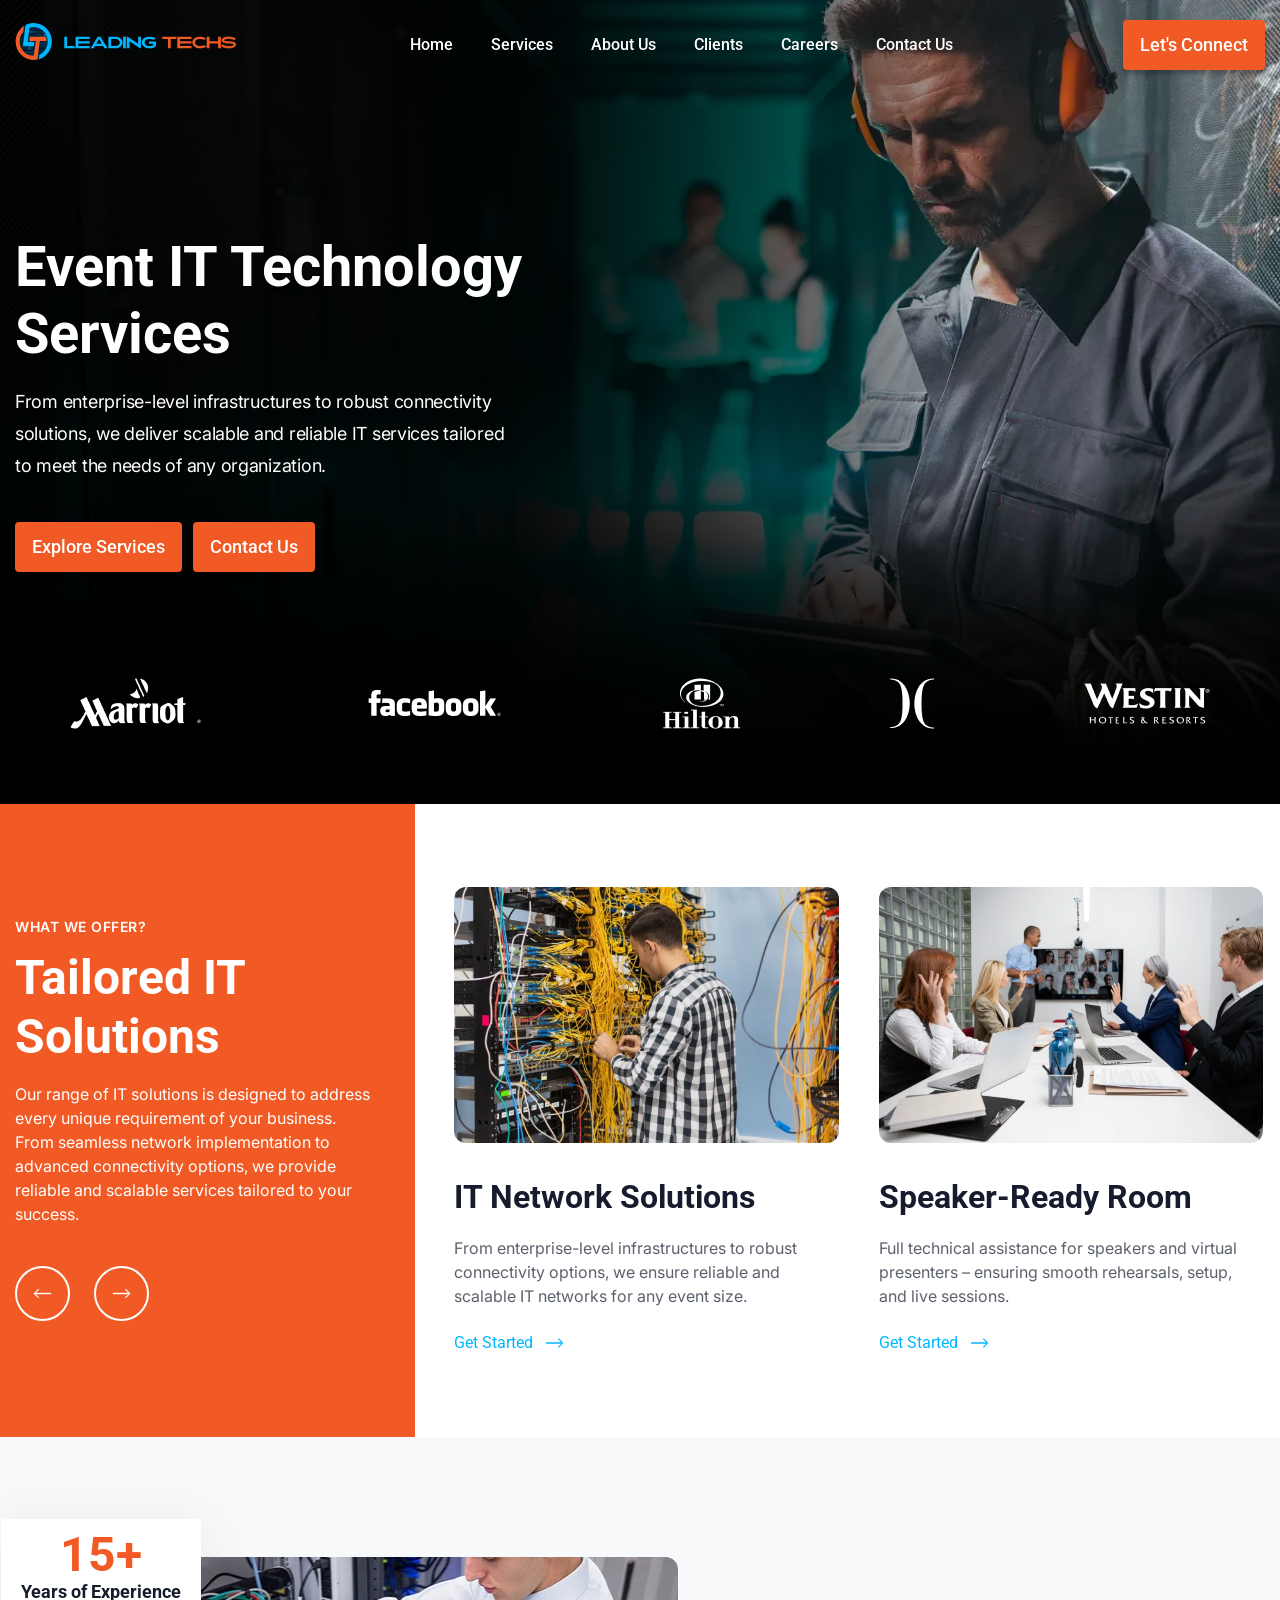
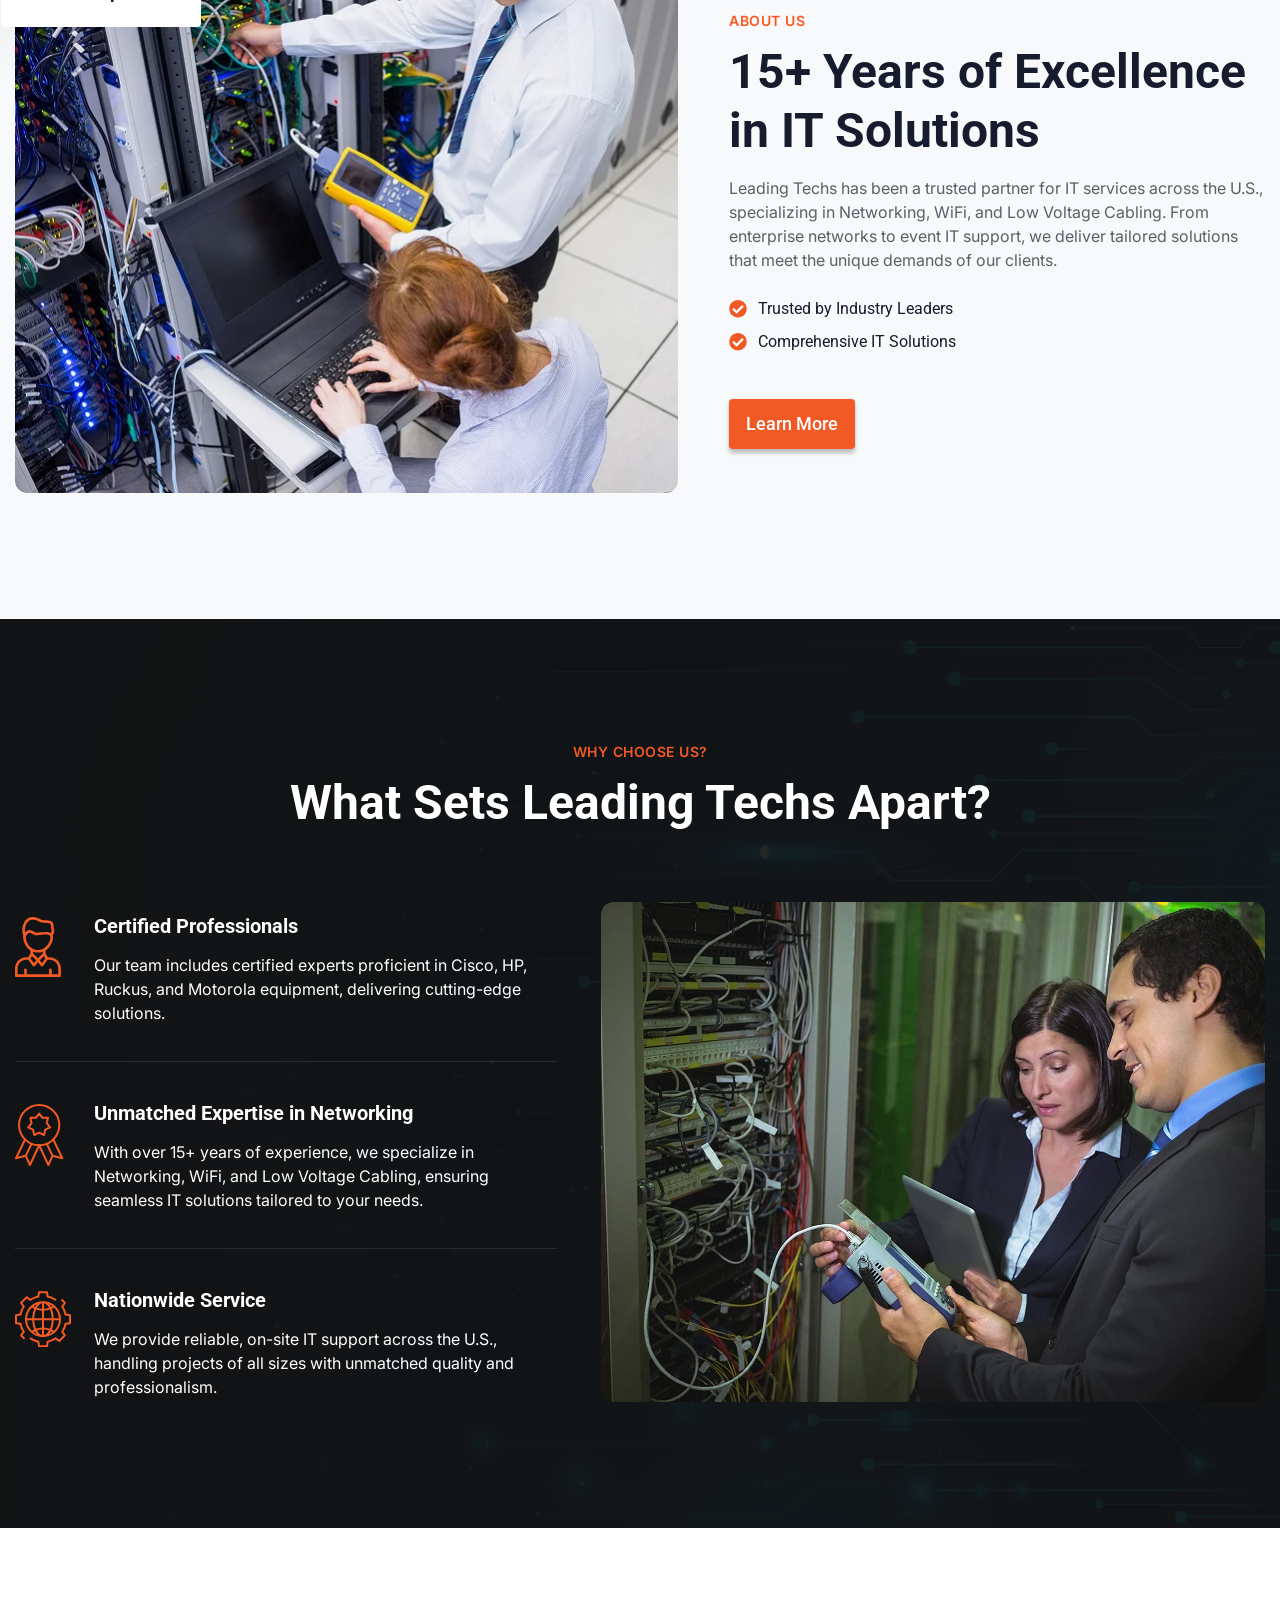
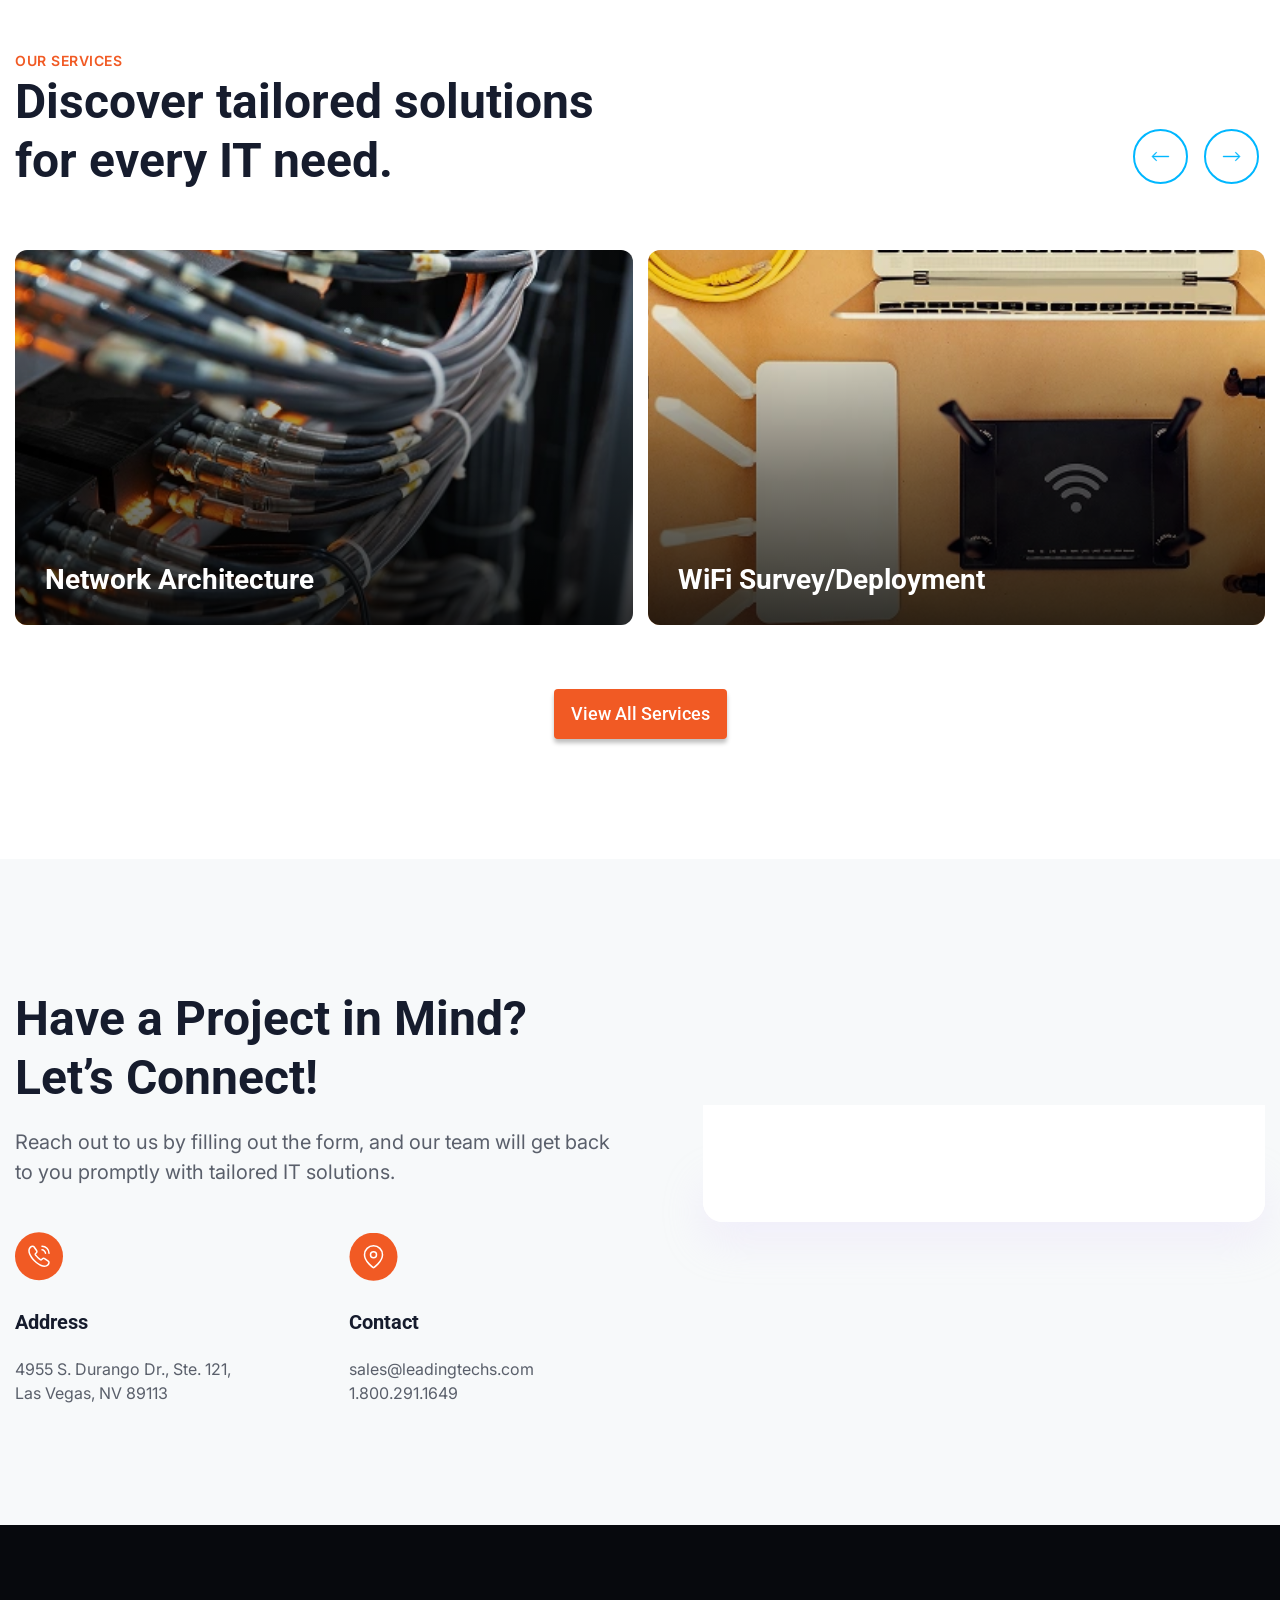
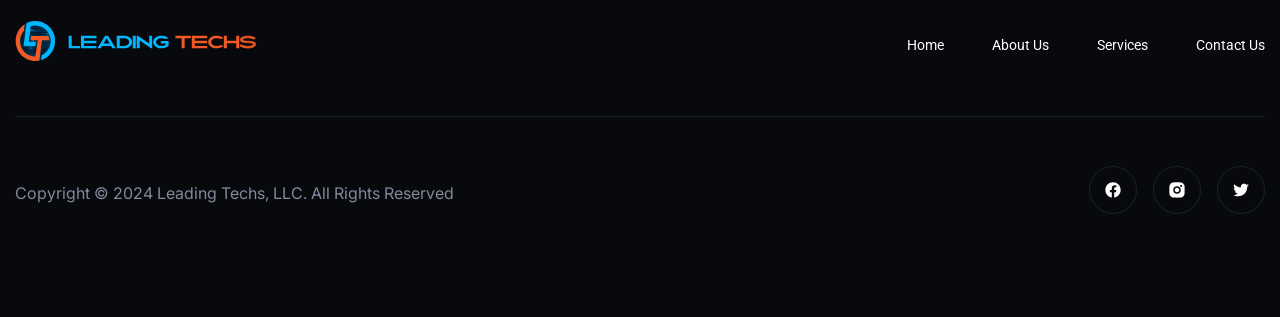
<file: index.html>
<!DOCTYPE html>
<html lang="en">
<head>
    <meta charset="UTF-8">
    <meta name="viewport" content="width=device-width, initial-scale=1.0">
    <meta name="description" content="Leading Tech Solutions – Your trusted partner in cutting-edge technology services. Explore innovative IT solutions tailored to drive business success." />
    <title>LeadingTechs - Home</title>
    <link rel="icon" sizes="32x32" href="/images/favicon.png" />
    
    <!-- CSS Files -->
    <link rel="stylesheet" href="/css/style.css">
    <link rel="stylesheet" href="/css/home.css">
    <link rel="stylesheet" href="/css/header.css">

    <!-- Google Fonts (Optimized) -->
    <link rel="preconnect" href="https://fonts.gstatic.com" crossorigin>
    <link rel="preload" href="https://fonts.googleapis.com/css2?family=Inter:wght@100..900&family=Roboto:wght@100..900&display=swap" as="style" onload="this.onload=null;this.rel='stylesheet'">
    <noscript>
    <link rel="stylesheet" href="https://fonts.googleapis.com/css2?family=Inter:wght@100..900&family=Roboto:wght@100..900&display=swap">
    </noscript>

    <!-- Owl Carousel CSS -->
    <link rel="stylesheet" href="https://cdnjs.cloudflare.com/ajax/libs/OwlCarousel2/2.3.4/assets/owl.carousel.min.css" media="print" onload="this.media='all'">
    <noscript>
    <link rel="stylesheet" href="https://cdnjs.cloudflare.com/ajax/libs/OwlCarousel2/2.3.4/assets/owl.carousel.min.css">
    </noscript>
    <link rel="stylesheet" href="https://cdnjs.cloudflare.com/ajax/libs/OwlCarousel2/2.3.4/assets/owl.theme.default.min.css">

    <link rel="preload" as="image" href="/images/banner-img.webp">
    <!-- JavaScript (Optimized) -->
    <script src="https://cdnjs.cloudflare.com/ajax/libs/jquery/3.6.0/jquery.min.js" defer></script>
    <script src="https://cdnjs.cloudflare.com/ajax/libs/OwlCarousel2/2.3.4/owl.carousel.min.js" defer></script>
    <script src="/js/owl.js" defer></script>
    <style>
        .hero-banner{position:relative;top:0}.hero-banner>div{position:relative;z-index:1}.hero-banner:after{background:linear-gradient(270deg,rgba(0,0,0,0) 19.15%,rgba(0,0,0,.76) 59.04%,rgba(0,0,0,.8) 100%),linear-gradient(180deg,rgba(0,0,0,0) 58.91%,#000 96%);content:'';position:absolute;width:100%;height:100%;z-index:0;display:block;left:0;top:0}.banner-content{padding-top:224px;width:100%;max-width:687px;color:#fff}.banner-content p{font-family:Inter;font-size:18px;font-weight:400;line-height:32px;letter-spacing:-.25999999046325684px;text-align:left;max-width:492px;margin-bottom:40px;color:#fff}.partners{width:100%;max-width:1140px;margin:100px auto 0;padding-bottom:64px}.btn-wrapper{width:100%;max-width:300px}
        @media (min-width:768px){.partners{display:flex!important}}@media (max-width:767px){.partners .img-block img{max-width:150px;margin:auto;max-height:50px;object-fit:contain}}
        .main-header{position:absolute;z-index:9999;width:100%;padding-top:20px;background:0 0}.main-header .container{display:flex;align-items:center;justify-content:space-between}.main-header .logo{width:224px;display:flex;align-items:center;z-index:1}.main-header nav.main-nav{display:flex;align-items:center}.main-header nav.main-nav ul{display:flex;gap:38px;list-style:none}.main-header nav.main-nav li a{color:#fff;font-size:16px;font-weight:500;text-decoration:none;transition:.3s ease-in-out}.main-header nav.main-nav li a:hover{color:#00b7ff}.hamburger{display:none;cursor:pointer;flex-direction:column;gap:5px}.hamburger div{width:30px;height:3px;background-color:#fff;transition:.3s}@media (max-width:991px){.hamburger{display:flex;z-index:1}.main-header nav.main-nav{position:fixed;top:0;left:0;width:100%;height:100vh;background:rgba(0,0,0,.98);flex-direction:column;align-items:center;justify-content:center;transform:translateY(-100%);transition:transform .3s}.main-header nav.main-nav ul{flex-direction:column;gap:20px}.main-header nav.main-nav.active{transform:translateY(0)}.hamburger.active div:first-child{transform:rotate(45deg) translate(5px,5px)}.hamburger.active div:nth-child(2){opacity:0}.hamburger.active div:nth-child(3){transform:rotate(-45deg) translate(5px,-5px)}header .button-block{display:none}.main-header.alt nav.main-nav{background:#fff}}.main-header.alt{padding-bottom:20px;border-bottom:1px solid #161C2D1A}.main-header.alt nav.main-nav li a{color:#161c2d}.main-header.alt .hamburger div{background-color:#161c2d}
    </style>
</head>

<body>
    <header class="main-header">
        <div class="container header-menus d-flex">
            <div class="logo">
                <a href="/" aria-label="home page"><img src="/images/LTlolo.svg" alt="Logo"></a>
            </div>
            
            <!-- Hamburger Menu -->
            <div class="hamburger">
                <div></div>
                <div></div>
                <div></div>
            </div>
    
            <nav class="main-nav d-flex">
                <ul class="d-flex">
                    <li><a href="/" aria-label="home page">Home</a></li>
                    <li><a href="/services.html" aria-label="serivces page">Services</a></li>
                    <li><a href="/about-us.html" aria-label="about-us page">About Us</a></li>
                    <li><a href="/clients.html" aria-label="clients page">Clients</a></li>
                    <li><a href="/careers.html" aria-label="careers page">Careers</a></li>
                    <li><a href="/contact-us.html" aria-label="contact-us page">Contact Us</a></li>
                </ul>
            </nav>
            
            <div class="button-block">
                <a class="btn" href="/contact-us.html" aria-label="contact us">Let's Connect</a>
            </div>
        </div>
    </header>
    <script>
        document.querySelector('.hamburger').addEventListener('click', function() {
            this.classList.toggle('active');
            document.querySelector('.main-nav').classList.toggle('active');
        });
        </script>
    <section class="hero-banner bg-img" style="background: url('/images/banner-img.webp');">
        <div class="container">
            <div class="banner-content">
                <h1>Event IT Technology Services</h1>
                <p>From enterprise-level infrastructures to robust connectivity solutions, we deliver scalable and reliable IT services tailored to meet the needs of any organization.</p>
                <div class="btn-wrapper d-flex">
                    <a href="/services.html" class="btn" aria-label="serivces page">Explore Services</a>
                    <a href="/contact-us.html" class="btn" aria-label="contact-us page">Contact Us</a>
                </div>
            </div>
            <div class="partners d-flex owl-carousel">
                <div class="img-block"><img src="/images/img1.png" alt="Leading Tech"></div>
                <div class="img-block"><img src="/images/img2.png" alt="Leading Tech"></div>
                <div class="img-block"><img src="/images/img3.png" alt="Leading Tech"></div>
                <div class="img-block"><img src="/images/img4.png" alt="Leading Tech"></div>
                <div class="img-block"><img src="/images/img5.png" alt="Leading Tech"></div>
            </div>
        </div>
    </section>
    
    <section class="services">
        <div class="container">
            <div class="d-flex">
                <div class="service-content">
                    <div class="s-content">
                        <span class="sub-heading">What We Offer?</span>
                        <h2>Tailored IT Solutions</h2>
                        <p>Our range of IT solutions is designed to address every unique requirement of your business. From seamless network implementation to advanced connectivity options, we provide reliable and scalable services tailored to your success.</p>
                    </div>
                    <div class="customOwlNav">
                        <button class="prevBtn" aria-label="Previous Slide"><svg fill=none height=55 viewBox="0 0 55 55"width=55 xmlns=http://www.w3.org/2000/svg><rect height=53 rx=26.5 stroke=white stroke-width=2 width=53 x=1 y=1 /><path d="M19.119 27.7719L22.978 31.6309C23.046 31.7102 23.131 31.7556 23.233 31.7669C23.335 31.7782 23.4285 31.7499 23.5135 31.6819C23.5985 31.6139 23.6467 31.5261 23.658 31.4184C23.6693 31.3107 23.6353 31.2172 23.556 31.1379C23.556 31.1266 23.5447 31.1096 23.522 31.0869L20.309 27.8909H35.609C35.7223 27.8909 35.8158 27.8512 35.8895 27.7719C35.9632 27.6926 36 27.6019 36 27.4999C36 27.3979 35.9632 27.3072 35.8895 27.2279C35.8158 27.1486 35.7223 27.1089 35.609 27.1089H20.309L23.522 23.9129C23.6013 23.8449 23.6467 23.7571 23.658 23.6494C23.6693 23.5417 23.6353 23.4482 23.556 23.3689C23.4767 23.2896 23.386 23.2442 23.284 23.2329C23.182 23.2216 23.0913 23.2499 23.012 23.3179L22.978 23.3689L19.119 27.2279C19.0397 27.3072 19 27.3979 19 27.4999C19 27.6019 19.0397 27.6926 19.119 27.7719Z"fill=white stroke=white stroke-width=0.5 /></svg></button>
                        <button class="nextBtn" aria-label="Next Slide"><svg fill=none height=55 viewBox="0 0 55 55"width=55 xmlns=http://www.w3.org/2000/svg><rect height=53 rx=26.5 stroke=white stroke-width=2 transform="matrix(-1 0 0 1 53 0)"width=53 x=-1 y=1 /><path d="M35.881 27.7719L32.022 31.6309C31.954 31.7102 31.869 31.7556 31.767 31.7669C31.665 31.7782 31.5715 31.7499 31.4865 31.6819C31.4015 31.6139 31.3533 31.5261 31.342 31.4184C31.3307 31.3107 31.3647 31.2172 31.444 31.1379C31.444 31.1266 31.4553 31.1096 31.478 31.0869L34.691 27.8909H19.391C19.2777 27.8909 19.1842 27.8512 19.1105 27.7719C19.0368 27.6926 19 27.6019 19 27.4999C19 27.3979 19.0368 27.3072 19.1105 27.2279C19.1842 27.1486 19.2777 27.1089 19.391 27.1089H34.691L31.478 23.9129C31.3987 23.8449 31.3533 23.7571 31.342 23.6494C31.3307 23.5417 31.3647 23.4482 31.444 23.3689C31.5233 23.2896 31.614 23.2442 31.716 23.2329C31.818 23.2216 31.9087 23.2499 31.988 23.3179L32.022 23.3689L35.881 27.2279C35.9603 27.3072 36 27.3979 36 27.4999C36 27.6019 35.9603 27.6926 35.881 27.7719Z"fill=white stroke=white stroke-width=0.5 /></svg></button>
                    </div>
                </div>
                <div class="slider-block d-flex">
                    <div class="owl-carousel owl-theme my-owl">
                        <div class="item">
                            <img src="/images/IT Network Solutions.webp" alt="Slide 1">
                            <h3>IT Network Solutions</h3>
                            <p>From enterprise-level infrastructures to robust connectivity options, we ensure reliable and scalable IT networks for any event size.</p>
                            <a href="/careers.html" aria-label="careers it network solution">
                                Get Started
                                <svg width="19" height="10" viewBox="0 0 19 10" fill="none" xmlns="http://www.w3.org/2000/svg">
                                    <path d="M17.881 5.2719L14.022 9.1309C13.954 9.21023 13.869 9.25556 13.767 9.2669C13.665 9.27823 13.5715 9.2499 13.4865 9.1819C13.4015 9.1139 13.3533 9.02606 13.342 8.9184C13.3307 8.81073 13.3647 8.71723 13.444 8.6379C13.444 8.62656 13.4553 8.60956 13.478 8.5869L16.691 5.3909H1.391C1.27767 5.3909 1.18417 5.35123 1.1105 5.2719C1.03683 5.19256 1 5.1019 1 4.9999C1 4.8979 1.03683 4.80723 1.1105 4.7279C1.18417 4.64856 1.27767 4.6089 1.391 4.6089H16.691L13.478 1.4129C13.3987 1.3449 13.3533 1.25706 13.342 1.1494C13.3307 1.04173 13.3647 0.948231 13.444 0.868897C13.5233 0.789564 13.614 0.744231 13.716 0.732897C13.818 0.721564 13.9087 0.749897 13.988 0.817897L14.022 0.868897L17.881 4.7279C17.9603 4.80723 18 4.8979 18 4.9999C18 5.1019 17.9603 5.19256 17.881 5.2719Z" fill="#00B7FF" stroke="#00B7FF" stroke-width="0.5"/>
                                    </svg>                            
                            </a>
                        </div>
                        <div class="item">
                            <img src="/images/Speaker-Ready Room.webp" alt="Slide 2">
                            <h3>Speaker-Ready Room</h3>
                            <p>Full technical assistance for speakers and virtual presenters – ensuring smooth rehearsals, setup, and live sessions.</p>
                            <a href="/careers.html" aria-label="careers speaker ready room">
                                Get Started
                                <svg width="19" height="10" viewBox="0 0 19 10" fill="none" xmlns="http://www.w3.org/2000/svg">
                                    <path d="M17.881 5.2719L14.022 9.1309C13.954 9.21023 13.869 9.25556 13.767 9.2669C13.665 9.27823 13.5715 9.2499 13.4865 9.1819C13.4015 9.1139 13.3533 9.02606 13.342 8.9184C13.3307 8.81073 13.3647 8.71723 13.444 8.6379C13.444 8.62656 13.4553 8.60956 13.478 8.5869L16.691 5.3909H1.391C1.27767 5.3909 1.18417 5.35123 1.1105 5.2719C1.03683 5.19256 1 5.1019 1 4.9999C1 4.8979 1.03683 4.80723 1.1105 4.7279C1.18417 4.64856 1.27767 4.6089 1.391 4.6089H16.691L13.478 1.4129C13.3987 1.3449 13.3533 1.25706 13.342 1.1494C13.3307 1.04173 13.3647 0.948231 13.444 0.868897C13.5233 0.789564 13.614 0.744231 13.716 0.732897C13.818 0.721564 13.9087 0.749897 13.988 0.817897L14.022 0.868897L17.881 4.7279C17.9603 4.80723 18 4.8979 18 4.9999C18 5.1019 17.9603 5.19256 17.881 5.2719Z" fill="#00B7FF" stroke="#00B7FF" stroke-width="0.5"/>
                                    </svg>                            
                            </a>
                        </div>
                        <div class="item">
                            <img src="/images/Breakout Room.webp" alt="Slide 3">
                            <h3>Breakout Room</h3>
                            <p>With fast deployments and accurate topologies, Leading Techs can deploy at ample speeds and adjust at a moments notice.</p>
                            <a href="/careers.html" aria-label="careers breakout room">
                                Get Started
                                <svg width="19" height="10" viewBox="0 0 19 10" fill="none" xmlns="http://www.w3.org/2000/svg">
                                    <path d="M17.881 5.2719L14.022 9.1309C13.954 9.21023 13.869 9.25556 13.767 9.2669C13.665 9.27823 13.5715 9.2499 13.4865 9.1819C13.4015 9.1139 13.3533 9.02606 13.342 8.9184C13.3307 8.81073 13.3647 8.71723 13.444 8.6379C13.444 8.62656 13.4553 8.60956 13.478 8.5869L16.691 5.3909H1.391C1.27767 5.3909 1.18417 5.35123 1.1105 5.2719C1.03683 5.19256 1 5.1019 1 4.9999C1 4.8979 1.03683 4.80723 1.1105 4.7279C1.18417 4.64856 1.27767 4.6089 1.391 4.6089H16.691L13.478 1.4129C13.3987 1.3449 13.3533 1.25706 13.342 1.1494C13.3307 1.04173 13.3647 0.948231 13.444 0.868897C13.5233 0.789564 13.614 0.744231 13.716 0.732897C13.818 0.721564 13.9087 0.749897 13.988 0.817897L14.022 0.868897L17.881 4.7279C17.9603 4.80723 18 4.8979 18 4.9999C18 5.1019 17.9603 5.19256 17.881 5.2719Z" fill="#00B7FF" stroke="#00B7FF" stroke-width="0.5"/>
                                    </svg>                            
                            </a>
                        </div>
                        <div class="item">
                            <img src="/images/Event Registration.webp" alt="Slide 4">
                            <h3>Event Registration</h3>
                            <p>Enhance check-in and registration with mobile kiosks, digital badges, and on-site support, making attendee management hassle-free.</p>
                            <a href="/careers.html" aria-label="careers event registration">
                                Get Started
                                <svg width="19" height="10" viewBox="0 0 19 10" fill="none" xmlns="http://www.w3.org/2000/svg">
                                    <path d="M17.881 5.2719L14.022 9.1309C13.954 9.21023 13.869 9.25556 13.767 9.2669C13.665 9.27823 13.5715 9.2499 13.4865 9.1819C13.4015 9.1139 13.3533 9.02606 13.342 8.9184C13.3307 8.81073 13.3647 8.71723 13.444 8.6379C13.444 8.62656 13.4553 8.60956 13.478 8.5869L16.691 5.3909H1.391C1.27767 5.3909 1.18417 5.35123 1.1105 5.2719C1.03683 5.19256 1 5.1019 1 4.9999C1 4.8979 1.03683 4.80723 1.1105 4.7279C1.18417 4.64856 1.27767 4.6089 1.391 4.6089H16.691L13.478 1.4129C13.3987 1.3449 13.3533 1.25706 13.342 1.1494C13.3307 1.04173 13.3647 0.948231 13.444 0.868897C13.5233 0.789564 13.614 0.744231 13.716 0.732897C13.818 0.721564 13.9087 0.749897 13.988 0.817897L14.022 0.868897L17.881 4.7279C17.9603 4.80723 18 4.8979 18 4.9999C18 5.1019 17.9603 5.19256 17.881 5.2719Z" fill="#00B7FF" stroke="#00B7FF" stroke-width="0.5"/>
                                    </svg>                            
                            </a>
                        </div>
                        <div class="item">
                            <img src="/images/streaming services.webp" alt="Slide 5">
                            <h3>Streaming Services</h3>
                            <p>Event is online only? Not a problem! We have experience with streaming events and can provide remote support for any kind of task.</p>
                            <a href="/careers.html" aria-label="careers streaming serivces">
                                Get Started
                                <svg width="19" height="10" viewBox="0 0 19 10" fill="none" xmlns="http://www.w3.org/2000/svg">
                                    <path d="M17.881 5.2719L14.022 9.1309C13.954 9.21023 13.869 9.25556 13.767 9.2669C13.665 9.27823 13.5715 9.2499 13.4865 9.1819C13.4015 9.1139 13.3533 9.02606 13.342 8.9184C13.3307 8.81073 13.3647 8.71723 13.444 8.6379C13.444 8.62656 13.4553 8.60956 13.478 8.5869L16.691 5.3909H1.391C1.27767 5.3909 1.18417 5.35123 1.1105 5.2719C1.03683 5.19256 1 5.1019 1 4.9999C1 4.8979 1.03683 4.80723 1.1105 4.7279C1.18417 4.64856 1.27767 4.6089 1.391 4.6089H16.691L13.478 1.4129C13.3987 1.3449 13.3533 1.25706 13.342 1.1494C13.3307 1.04173 13.3647 0.948231 13.444 0.868897C13.5233 0.789564 13.614 0.744231 13.716 0.732897C13.818 0.721564 13.9087 0.749897 13.988 0.817897L14.022 0.868897L17.881 4.7279C17.9603 4.80723 18 4.8979 18 4.9999C18 5.1019 17.9603 5.19256 17.881 5.2719Z" fill="#00B7FF" stroke="#00B7FF" stroke-width="0.5"/>
                                    </svg>                            
                            </a>
                        </div>
                    </div>
                </div>
            </div>
        </div>
    </section>

    <section class="image-text-section p-sec">
        <div class="container">
            <div class="image-text-container">
                <div class="image-text-image">
                    <img src="/images/experienced.webp" alt="IT Experts Working">
                    <div class="experience-badge"><span>15+</span><br>Years of Experience</div>
                </div>
                <div class="image-text-content">
                    <span class="sub-heading">ABOUT US</span>
                    <h2>15+ Years of Excellence in IT Solutions</h2>
                    <p>Leading Techs has been a trusted partner for IT services across the U.S., specializing in Networking, WiFi, and Low Voltage Cabling. From enterprise networks to event IT support, we deliver tailored solutions that meet the unique demands of our clients.</p>
                    <ul>
                        <li>Trusted by Industry Leaders</li>
                        <li>Comprehensive IT Solutions</li>
                    </ul>
                    <a href="/about-us.html" class="btn" aria-label="Learn more about us">Learn More</a>
                </div>
            </div>
        </div>
    </section>
    
    <section class="why-choose-section p-sec" style="background-image: url(/images/ltbg.svg);">
        <div class="container">
            <div class="center">
                <span class="sub-heading">WHY CHOOSE US?</span>
                <h2>What Sets Leading Techs Apart?</h2>
            </div>
            <div class="why-choose-container">
                <div class="features">
                    <div class="feature">
                        <div class="img-wrapper">
                            <img src="/images/cf.svg" alt="Certified Professionals">
                        </div>
                        <div class="content">
                            <h3>Certified Professionals</h3>
                            <p>Our team includes certified experts proficient in Cisco, HP, Ruckus, and Motorola equipment, delivering cutting-edge solutions.</p>
                        </div>
                    </div>
                    <div class="feature">
                        <div class="img-wrapper">
                            <img src="/images/uen.svg" alt="Unmatched Expertise in Networking">
                        </div>
                        <div class="content">
                            <h3>Unmatched Expertise in Networking</h3>
                            <p>With over 15+ years of experience, we specialize in Networking, WiFi, and Low Voltage Cabling, ensuring seamless IT solutions tailored to your needs.</p>
                        </div>
                    </div>
                    <div class="feature">
                        <div class="img-wrapper">
                            <img src="/images/ns.svg" alt="Nationwide Service">
                        </div>
                        <div class="content">
                            <h3>Nationwide Service</h3>
                            <p>We provide reliable, on-site IT support across the U.S., handling projects of all sizes with unmatched quality and professionalism.</p>
                        </div>
                    </div>
                </div>
                <div class="why-choose-image">
                    <img src="/images/itProfessionals.webp" alt="IT Professionals Collaborating">
                </div>
            </div>
        </div>
    </section>

    <section class="our-services p-sec">
        <div class="container">
            <div class="title-content d-flex">
                <div class="title">
                    <span class="sub-heading">Our Services</span>
                    <h2>Discover tailored solutions for every IT need.</h2>
                </div>
                <div class="customOwlNav">
                    <button class="prevBtn2" aria-label="Previous Service"><svg fill=none height=55 viewBox="0 0 55 55"width=55 xmlns=http://www.w3.org/2000/svg><rect height=53 rx=26.5 stroke=#00B7FF stroke-width=2 width=53 x=1 y=1 /><path d="M19.119 27.7719L22.978 31.6309C23.046 31.7102 23.131 31.7556 23.233 31.7669C23.335 31.7782 23.4285 31.7499 23.5135 31.6819C23.5985 31.6139 23.6467 31.5261 23.658 31.4184C23.6693 31.3107 23.6353 31.2172 23.556 31.1379C23.556 31.1266 23.5447 31.1096 23.522 31.0869L20.309 27.8909H35.609C35.7223 27.8909 35.8158 27.8512 35.8895 27.7719C35.9632 27.6926 36 27.6019 36 27.4999C36 27.3979 35.9632 27.3072 35.8895 27.2279C35.8158 27.1486 35.7223 27.1089 35.609 27.1089H20.309L23.522 23.9129C23.6013 23.8449 23.6467 23.7571 23.658 23.6494C23.6693 23.5417 23.6353 23.4482 23.556 23.3689C23.4767 23.2896 23.386 23.2442 23.284 23.2329C23.182 23.2216 23.0913 23.2499 23.012 23.3179L22.978 23.3689L19.119 27.2279C19.0397 27.3072 19 27.3979 19 27.4999C19 27.6019 19.0397 27.6926 19.119 27.7719Z"fill=#00B7FF stroke=#00B7FF stroke-width=0.5 /></svg></button>
                    <button class="nextBtn2" aria-label="Next Service"><svg fill=none height=55 viewBox="0 0 55 55"width=55 xmlns=http://www.w3.org/2000/svg><rect height=53 rx=26.5 stroke=#00B7FF stroke-width=2 transform="matrix(-1 0 0 1 53 0)"width=53 x=-1 y=1 /><path d="M35.881 27.7719L32.022 31.6309C31.954 31.7102 31.869 31.7556 31.767 31.7669C31.665 31.7782 31.5715 31.7499 31.4865 31.6819C31.4015 31.6139 31.3533 31.5261 31.342 31.4184C31.3307 31.3107 31.3647 31.2172 31.444 31.1379C31.444 31.1266 31.4553 31.1096 31.478 31.0869L34.691 27.8909H19.391C19.2777 27.8909 19.1842 27.8512 19.1105 27.7719C19.0368 27.6926 19 27.6019 19 27.4999C19 27.3979 19.0368 27.3072 19.1105 27.2279C19.1842 27.1486 19.2777 27.1089 19.391 27.1089H34.691L31.478 23.9129C31.3987 23.8449 31.3533 23.7571 31.342 23.6494C31.3307 23.5417 31.3647 23.4482 31.444 23.3689C31.5233 23.2896 31.614 23.2442 31.716 23.2329C31.818 23.2216 31.9087 23.2499 31.988 23.3179L32.022 23.3689L35.881 27.2279C35.9603 27.3072 36 27.3979 36 27.4999C36 27.6019 35.9603 27.6926 35.881 27.7719Z"fill=#00B7FF stroke=#00B7FF stroke-width=0.5 /></svg></button>
                </div>
            </div>
            <div class="discover-block d-flex">
                <div class="owl-carousel owl-theme my-owl2">
                    <div class="item" style="background-image: url('/images/network.webp');">
                        <h3>Network Architecture</h3>
                        <p>Design and implement robust network solutions tailored to your event. From site surveys to structured cabling, we ensure seamless connectivity.</p>
                        <a href="/services.html" aria-label="Learn more Network Architecture">
                            Learn More
                            <svg width="19" height="10" viewBox="0 0 19 10" fill="none" xmlns="http://www.w3.org/2000/svg">
                                <path d="M17.881 5.2719L14.022 9.1309C13.954 9.21023 13.869 9.25556 13.767 9.2669C13.665 9.27823 13.5715 9.2499 13.4865 9.1819C13.4015 9.1139 13.3533 9.02606 13.342 8.9184C13.3307 8.81073 13.3647 8.71723 13.444 8.6379C13.444 8.62656 13.4553 8.60956 13.478 8.5869L16.691 5.3909H1.391C1.27767 5.3909 1.18417 5.35123 1.1105 5.2719C1.03683 5.19256 1 5.1019 1 4.9999C1 4.8979 1.03683 4.80723 1.1105 4.7279C1.18417 4.64856 1.27767 4.6089 1.391 4.6089H16.691L13.478 1.4129C13.3987 1.3449 13.3533 1.25706 13.342 1.1494C13.3307 1.04173 13.3647 0.948231 13.444 0.868897C13.5233 0.789564 13.614 0.744231 13.716 0.732897C13.818 0.721564 13.9087 0.749897 13.988 0.817897L14.022 0.868897L17.881 4.7279C17.9603 4.80723 18 4.8979 18 4.9999C18 5.1019 17.9603 5.19256 17.881 5.2719Z" fill="#00B7FF" stroke="#00B7FF" stroke-width="0.5"/>
                                </svg>                            
                        </a>
                    </div>
                    <div class="item" style="background-image: url('/images/wifi.webp');">
                        <h3>WiFi Survey/Deployment</h3>
                        <p>Ensure reliable wireless coverage with expert WiFi planning and deployment. Our surveys and management services optimize performance.</p>
                        <a href="/services.html" aria-label="Learn more WiFi Survey/Deployment">
                            Learn More
                            <svg width="19" height="10" viewBox="0 0 19 10" fill="none" xmlns="http://www.w3.org/2000/svg">
                                <path d="M17.881 5.2719L14.022 9.1309C13.954 9.21023 13.869 9.25556 13.767 9.2669C13.665 9.27823 13.5715 9.2499 13.4865 9.1819C13.4015 9.1139 13.3533 9.02606 13.342 8.9184C13.3307 8.81073 13.3647 8.71723 13.444 8.6379C13.444 8.62656 13.4553 8.60956 13.478 8.5869L16.691 5.3909H1.391C1.27767 5.3909 1.18417 5.35123 1.1105 5.2719C1.03683 5.19256 1 5.1019 1 4.9999C1 4.8979 1.03683 4.80723 1.1105 4.7279C1.18417 4.64856 1.27767 4.6089 1.391 4.6089H16.691L13.478 1.4129C13.3987 1.3449 13.3533 1.25706 13.342 1.1494C13.3307 1.04173 13.3647 0.948231 13.444 0.868897C13.5233 0.789564 13.614 0.744231 13.716 0.732897C13.818 0.721564 13.9087 0.749897 13.988 0.817897L14.022 0.868897L17.881 4.7279C17.9603 4.80723 18 4.8979 18 4.9999C18 5.1019 17.9603 5.19256 17.881 5.2719Z" fill="#00B7FF" stroke="#00B7FF" stroke-width="0.5"/>
                                </svg>                            
                        </a>
                    </div>
                    <div class="item" style="background-image: url('/images/na.webp');">
                        <h3>Network Infrastructure</h3>
                        <p>We provide complete network installations, including fiber optics, cabling, and certification, ensuring a stable and high-speed connection.</p>
                        <a href="/services.html" aria-label="Learn more Network Infrastructure">
                            Learn More
                            <svg width="19" height="10" viewBox="0 0 19 10" fill="none" xmlns="http://www.w3.org/2000/svg">
                                <path d="M17.881 5.2719L14.022 9.1309C13.954 9.21023 13.869 9.25556 13.767 9.2669C13.665 9.27823 13.5715 9.2499 13.4865 9.1819C13.4015 9.1139 13.3533 9.02606 13.342 8.9184C13.3307 8.81073 13.3647 8.71723 13.444 8.6379C13.444 8.62656 13.4553 8.60956 13.478 8.5869L16.691 5.3909H1.391C1.27767 5.3909 1.18417 5.35123 1.1105 5.2719C1.03683 5.19256 1 5.1019 1 4.9999C1 4.8979 1.03683 4.80723 1.1105 4.7279C1.18417 4.64856 1.27767 4.6089 1.391 4.6089H16.691L13.478 1.4129C13.3987 1.3449 13.3533 1.25706 13.342 1.1494C13.3307 1.04173 13.3647 0.948231 13.444 0.868897C13.5233 0.789564 13.614 0.744231 13.716 0.732897C13.818 0.721564 13.9087 0.749897 13.988 0.817897L14.022 0.868897L17.881 4.7279C17.9603 4.80723 18 4.8979 18 4.9999C18 5.1019 17.9603 5.19256 17.881 5.2719Z" fill="#00B7FF" stroke="#00B7FF" stroke-width="0.5"/>
                                </svg>                            
                        </a>
                    </div>
                    <div class="item" style="background-image: url('/images/eit.webp');">
                        <h3>Event IT Support Services</h3>
                        <p>From IT setup to on-site tech support, we handle everything—networking, device management, and event registration solutions.</p>
                        <a href="/services.html" aria-label="Learn more Event IT Support Services">
                            Learn More
                            <svg width="19" height="10" viewBox="0 0 19 10" fill="none" xmlns="http://www.w3.org/2000/svg">
                                <path d="M17.881 5.2719L14.022 9.1309C13.954 9.21023 13.869 9.25556 13.767 9.2669C13.665 9.27823 13.5715 9.2499 13.4865 9.1819C13.4015 9.1139 13.3533 9.02606 13.342 8.9184C13.3307 8.81073 13.3647 8.71723 13.444 8.6379C13.444 8.62656 13.4553 8.60956 13.478 8.5869L16.691 5.3909H1.391C1.27767 5.3909 1.18417 5.35123 1.1105 5.2719C1.03683 5.19256 1 5.1019 1 4.9999C1 4.8979 1.03683 4.80723 1.1105 4.7279C1.18417 4.64856 1.27767 4.6089 1.391 4.6089H16.691L13.478 1.4129C13.3987 1.3449 13.3533 1.25706 13.342 1.1494C13.3307 1.04173 13.3647 0.948231 13.444 0.868897C13.5233 0.789564 13.614 0.744231 13.716 0.732897C13.818 0.721564 13.9087 0.749897 13.988 0.817897L14.022 0.868897L17.881 4.7279C17.9603 4.80723 18 4.8979 18 4.9999C18 5.1019 17.9603 5.19256 17.881 5.2719Z" fill="#00B7FF" stroke="#00B7FF" stroke-width="0.5"/>
                                </svg>                            
                        </a>
                    </div>
                </div>
            </div>
            <div class="btn-wrapper">
                <a href="/services.html" class="btn" aria-label="view all services">View All Services</a>
            </div>
        </div>
    </section>

    <section class="lets-connect p-sec">
        <div class="container">
            <div class="lets-container d-flex">
                <div class="lets-content">
                    <h2>Have a Project in Mind? Let’s Connect!</h2>
                    <p>Reach out to us by filling out the form, and our team will get back to you promptly with tailored IT solutions.</p>
                    <div class="connect-block d-flex">
                        <div class="block">
                            <img src="/images/phone.svg" alt="address">
                            <h3>Address</h3>
                            <a href="https://maps.app.goo.gl/RTyQ8Wx6tNKeZ7qL9" target="_blank" aria-label="address">4955 S. Durango Dr., Ste. 121, Las Vegas, NV 89113</a>
                        </div>
                        <div class="block">
                            <img src="/images/address.svg" alt="address">
                            <h3>Contact</h3>
                            <a href="mailto:sales@leadingtechs.com" aria-label="email">sales@leadingtechs.com</a><br>
                            <a href="tel:18002911649" aria-label="phone">1.800.291.1649</a>
                        </div>
                    </div>
                </div>
                <div class="lets-form">
                    <script src="https://js-na2.hsforms.net/forms/embed/241984039.js" defer></script>
                            <div class="hs-form-frame" data-region="na2" data-form-id="501022cb-259d-4c33-9396-52bf2ca8b881" data-portal-id="241984039"></div>
                </div>
            </div>
        </div>
    </section>

    <footer>
        <div class="container">
            <div class="d-flex">
                <div class="footer-logo">
                    <a href="/" aria-label="home page"><img src="/images/LTlolo.svg" alt="Logo"></a>
                </div>
                <nav class="main-nav d-flex">
                    <ul class="d-flex">
                        <li><a href="/" aria-label="home page">Home</a></li>
                        <li><a href="/about-us.html" aria-label="about us page">About Us</a></li>
                        <li><a href="/services.html" aria-label="services page">Services</a></li>
                        <li><a href="/contact-us.html" aria-label="contact-us page">Contact Us</a></li>
                    </ul>
                </nav>
            </div>
            <hr>
            <div class="footer-bottom">
                <div class="d-flex">
                    <div class="content">
                        <p>Copyright © 2024 Leading Techs, LLC. All Rights Reserved</p>
                    </div>
                    <div class="social">
                        <ul class="d-flex">
                            <li><a href="#" aria-label="facebook"><img src="/images/facebook.svg" alt="facebook"></a></li>
                            <li><a href="#" aria-label="instagram"><img src="/images/instagram.svg" alt="instagram"></a></li>
                            <li><a href="#" aria-label="twitter"><img src="/images/twitter.svg" alt="twitter"></a></li>
                        </ul>
                    </div>
                </div>
            </div>
        </div>
    </footer>
</body>
</html>
</file>
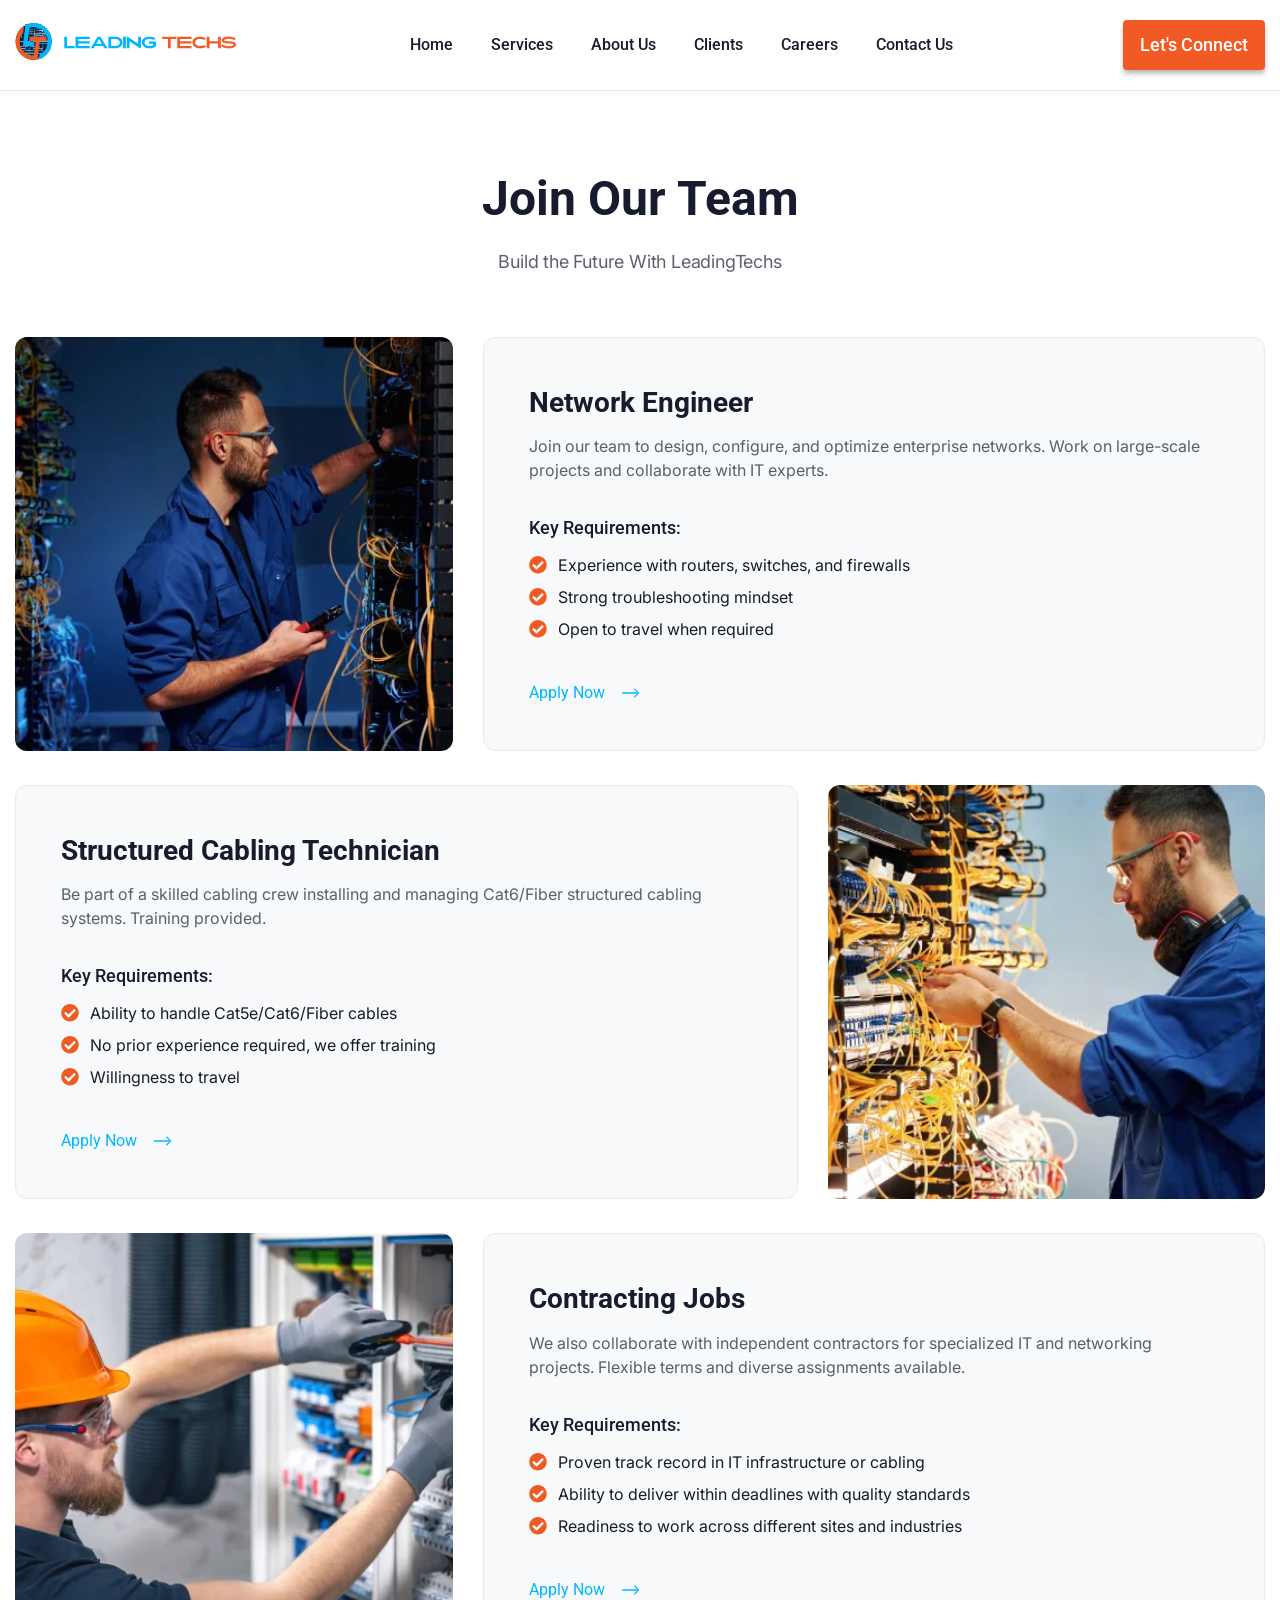
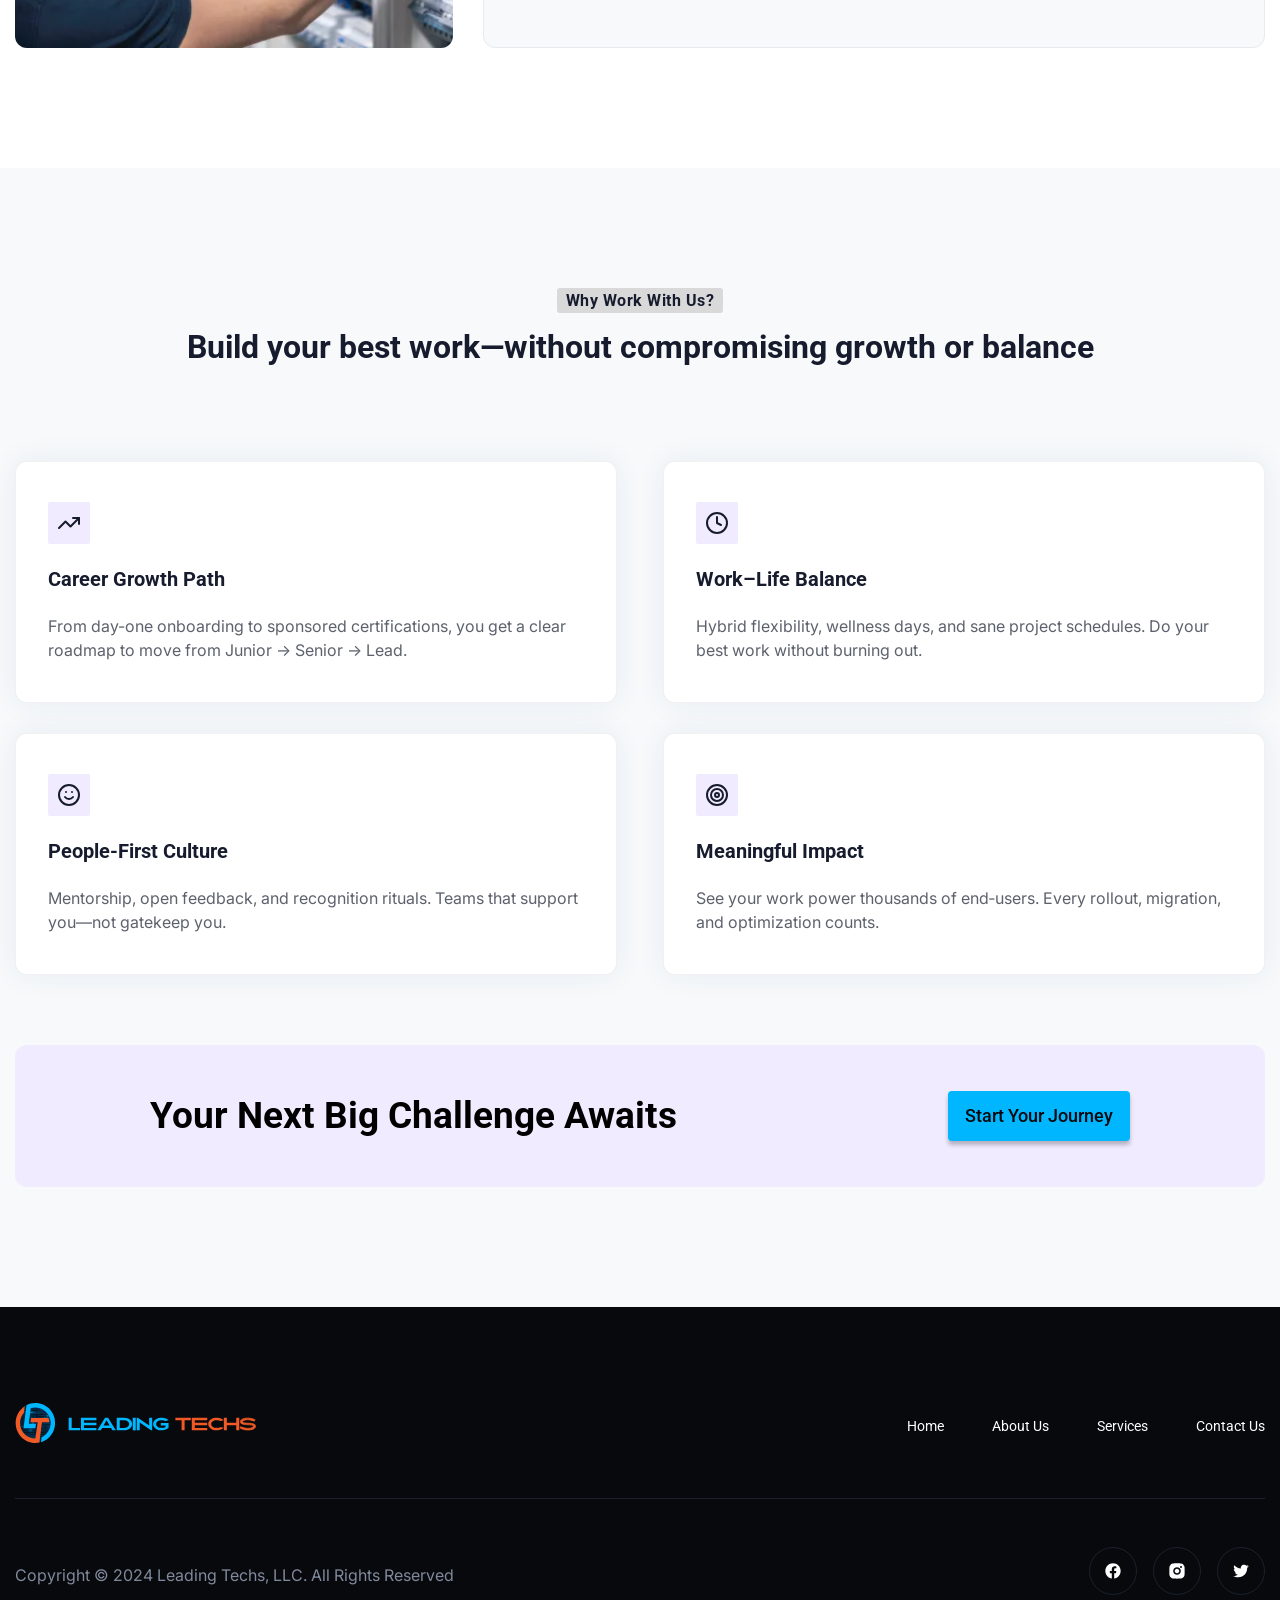
<file: careers.html>
<!DOCTYPE html>
<html lang="en">
<head>
    <meta charset="UTF-8">
    <meta name="viewport" content="width=device-width, initial-scale=1.0">
    <meta name="description" content="Join Leading Tech Solutions! Explore exciting career opportunities in IT, software development, and technology innovation. Build your future with us." />
    <title>LeadingTechs - Careers</title>
    <link rel="icon" sizes="32x32" href="/images/favicon.png" />

    <!-- CSS Files -->
    <link rel="stylesheet" href="/css/style.css">
    <link rel="stylesheet" href="/css/careers.css">
    <link rel="stylesheet" href="/css/header.css">

    <!-- Google Fonts (Optimized) -->
    <link rel="preconnect" href="https://fonts.gstatic.com" crossorigin>
    <link rel="preload" href="https://fonts.googleapis.com/css2?family=Inter:wght@100..900&family=Roboto:wght@100..900&display=swap" as="style" onload="this.onload=null;this.rel='stylesheet'">
    <noscript>
    <link rel="stylesheet" href="https://fonts.googleapis.com/css2?family=Inter:wght@100..900&family=Roboto:wght@100..900&display=swap">
    </noscript>

    <style>
        .image-text-text{max-width:553px}.image-text-text p{font-size:18px}.image-text-container.unified{margin-bottom:40px}.visual-text-layout{padding-top:34px;align-items:unset!important;gap:30px}.visual-text-layout .img-wrapper{width:35%}.visual-text-layout .content-wrapper{width:calc(65% - 30px);background:#f7f9fa;border:1px solid #e6ebed;padding:45px;border-radius:12px;display:flex;flex-direction:column;justify-content:center}.visual-text-layout h3{font-size:28px;margin:0;line-height:1.4}.visual-text-layout .content-wrapper p,.visual-text-layout ul{margin-top:12px;margin-bottom:32px}.visual-text-layout h5{margin:0;font-family:Roboto,serif;font-size:18px;font-weight:500}.visual-text-layout ul{width:100%;max-width:initial}.visual-text-layout ul li{display:block;font-family:Inter,serif}.arrow-link{color:#00b7ff}.arrow-link svg{transition:.3s linear;position:relative;left:0;margin-left:12px}.arrow-link:hover svg{left:5px}.visual-text-layout.alt .img-wrapper{order:1;text-align:right}.visual-text-layout .img-wrapper img{height:100%;width:100%;object-fit:cover;border-radius:12px}
        @media (max-width:1199px){.visual-text-layout .content-wrapper{padding:30px 20px}}@media (max-width:991px){.image-text-text{max-width:initial}.image-text-text p{margin:0}.visual-text-layout{gap:12px}.visual-text-layout .img-wrapper{width:40%}.visual-text-layout .content-wrapper{width:calc(62% - 30px);padding:23px 12px}.image-text-content li{padding-left:27px;font-size:14px;margin-bottom:6px}.visual-text-layout .content-wrapper p,.visual-text-layout ul{margin-top:12px;margin-bottom:22px}.visual-text-layout .content-wrapper p{font-size:14px}.visual-text-layout h3{font-size:24px}.sub-banner h1{font-size:42px}}@media (max-width:767px){.visual-text-layout .img-wrapper{width:100%;max-width:400px;order:1}.visual-text-layout .content-wrapper{width:100%}.visual-text-layout{padding-top:0;margin-bottom:60px}.visual-text-layout:last-child{margin-bottom:10px}.sub-banner h1{font-size:33px}}
        .main-header{position:absolute;z-index:9999;width:100%;padding-top:20px;background:0 0}.main-header .container{display:flex;align-items:center;justify-content:space-between}.main-header .logo{width:224px;display:flex;align-items:center;z-index:1}.main-header nav.main-nav{display:flex;align-items:center}.main-header nav.main-nav ul{display:flex;gap:38px;list-style:none}.main-header nav.main-nav li a{color:#fff;font-size:16px;font-weight:500;text-decoration:none;transition:.3s ease-in-out}.main-header nav.main-nav li a:hover{color:#00b7ff}.hamburger{display:none;cursor:pointer;flex-direction:column;gap:5px}.hamburger div{width:30px;height:3px;background-color:#fff;transition:.3s}@media (max-width:991px){.hamburger{display:flex;z-index:1}.main-header nav.main-nav{position:fixed;top:0;left:0;width:100%;height:100vh;background:rgba(0,0,0,.98);flex-direction:column;align-items:center;justify-content:center;transform:translateY(-100%);transition:transform .3s}.main-header nav.main-nav ul{flex-direction:column;gap:20px}.main-header nav.main-nav.active{transform:translateY(0)}.hamburger.active div:first-child{transform:rotate(45deg) translate(5px,5px)}.hamburger.active div:nth-child(2){opacity:0}.hamburger.active div:nth-child(3){transform:rotate(-45deg) translate(5px,-5px)}header .button-block{display:none}.main-header.alt nav.main-nav{background:#fff}}.main-header.alt{padding-bottom:20px;border-bottom:1px solid #161C2D1A}.main-header.alt nav.main-nav li a{color:#161c2d}.main-header.alt .hamburger div{background-color:#161c2d}
    </style>
</head>
<body>
    <header class="main-header alt">
        <div class="container header-menus d-flex">
            <div class="logo">
                <a href="/"><img src="/images/LTlolo.svg" alt="Logo"></a>
            </div>
            
            <!-- Hamburger Menu -->
            <div class="hamburger">
                <div></div>
                <div></div>
                <div></div>
            </div>
    
            <nav class="main-nav d-flex">
                <ul class="d-flex">
                    <li><a href="/" aria-label="home page">Home</a></li>
                    <li><a href="/services.html" aria-label="serivces page">Services</a></li>
                    <li><a href="/about-us.html" aria-label="about-us page">About Us</a></li>
                    <li><a href="/clients.html" aria-label="clients page">Clients</a></li>
                    <li><a href="/careers.html" aria-label="careers page">Careers</a></li>
                    <li><a href="/contact-us.html" aria-label="contact-us page">Contact Us</a></li>
                </ul>
            </nav>
            
            <div class="button-block">
                <a class="btn" href="/contact-us.html">Let's Connect</a>
            </div>
        </div>
    </header>
    <script>
        document.querySelector('.hamburger').addEventListener('click', function() {
            this.classList.toggle('active');
            document.querySelector('.main-nav').classList.toggle('active');
        });
        </script>
    <section class="sub-banner alt">
        <div class="container">
            <div class="sub-banner-container">
                <div class="banner-content">
                    <h1>Join Our Team</h1>
                    <p>Build the Future With LeadingTechs</p>
                </div>
            </div>
        </div>
    </section>

    <section class="image-text-section p-sec alt">
        <div class="container">
            <div class="visual-text-layout d-flex">
                <div class="img-wrapper">
                    <img src="/images/Network Engineer.webp" alt="Network Implementation Engineer">
                </div>
                <div class="content-wrapper">
                    <h3>Network Engineer</h3>
                    <p>Join our team to design, configure, and optimize enterprise networks. Work on large-scale projects and collaborate with IT experts.</p>
                    <h5>Key Requirements:</h5>
                    <ul class="image-text-content">
                        <li>Experience with routers, switches, and firewalls</li>
                        <li>Strong troubleshooting mindset</li>
                        <li>Open to travel when required</li>
                    </ul>
                    <a class="arrow-link" href="/contact-us.html">Apply Now <svg width="19" height="10" viewBox="0 0 19 10" fill="none" xmlns="http://www.w3.org/2000/svg">
                        <path d="M17.881 5.2719L14.022 9.1309C13.954 9.21023 13.869 9.25556 13.767 9.2669C13.665 9.27823 13.5715 9.2499 13.4865 9.1819C13.4015 9.1139 13.3533 9.02606 13.342 8.9184C13.3307 8.81073 13.3647 8.71723 13.444 8.6379C13.444 8.62656 13.4553 8.60956 13.478 8.5869L16.691 5.3909H1.391C1.27767 5.3909 1.18417 5.35123 1.1105 5.2719C1.03683 5.19256 1 5.1019 1 4.9999C1 4.8979 1.03683 4.80723 1.1105 4.7279C1.18417 4.64856 1.27767 4.6089 1.391 4.6089H16.691L13.478 1.4129C13.3987 1.3449 13.3533 1.25706 13.342 1.1494C13.3307 1.04173 13.3647 0.948231 13.444 0.868897C13.5233 0.789564 13.614 0.744231 13.716 0.732897C13.818 0.721564 13.9087 0.749897 13.988 0.817897L14.022 0.868897L17.881 4.7279C17.9603 4.80723 18 4.8979 18 4.9999C18 5.1019 17.9603 5.19256 17.881 5.2719Z" fill="#00B7FF" stroke="#00B7FF" stroke-width="0.5"/>
                        </svg></a>
                </div>
            </div>
            <div class="visual-text-layout d-flex alt">
                <div class="img-wrapper">
                    <img src="/images/Structured Cabling Technician.webp" alt="Data Cabler">
                </div>
                <div class="content-wrapper">
                    <h3>Structured Cabling Technician</h3>
                    <p>Be part of a skilled cabling crew installing and managing Cat6/Fiber structured cabling systems. Training provided.</p>
                    <h5>Key Requirements:</h5>
                    <ul class="image-text-content">
                        <li>Ability to handle Cat5e/Cat6/Fiber cables</li>
                        <li>No prior experience required, we offer training</li>
                        <li>Willingness to travel</li>
                    </ul>
                    <a class="arrow-link" href="/contact-us.html">Apply Now <svg width="19" height="10" viewBox="0 0 19 10" fill="none" xmlns="http://www.w3.org/2000/svg">
                        <path d="M17.881 5.2719L14.022 9.1309C13.954 9.21023 13.869 9.25556 13.767 9.2669C13.665 9.27823 13.5715 9.2499 13.4865 9.1819C13.4015 9.1139 13.3533 9.02606 13.342 8.9184C13.3307 8.81073 13.3647 8.71723 13.444 8.6379C13.444 8.62656 13.4553 8.60956 13.478 8.5869L16.691 5.3909H1.391C1.27767 5.3909 1.18417 5.35123 1.1105 5.2719C1.03683 5.19256 1 5.1019 1 4.9999C1 4.8979 1.03683 4.80723 1.1105 4.7279C1.18417 4.64856 1.27767 4.6089 1.391 4.6089H16.691L13.478 1.4129C13.3987 1.3449 13.3533 1.25706 13.342 1.1494C13.3307 1.04173 13.3647 0.948231 13.444 0.868897C13.5233 0.789564 13.614 0.744231 13.716 0.732897C13.818 0.721564 13.9087 0.749897 13.988 0.817897L14.022 0.868897L17.881 4.7279C17.9603 4.80723 18 4.8979 18 4.9999C18 5.1019 17.9603 5.19256 17.881 5.2719Z" fill="#00B7FF" stroke="#00B7FF" stroke-width="0.5"/>
                        </svg></a>
                </div>
            </div>
            <div class="visual-text-layout d-flex">
                <div class="img-wrapper">
                    <img src="/images/Contracting Jobs.webp" alt="Contracting Jobs">
                </div>
                <div class="content-wrapper">
                    <h3>Contracting Jobs</h3>
                    <p>We also collaborate with independent contractors for specialized IT and networking projects. Flexible terms and diverse assignments available.</p>
                    <h5>Key Requirements:</h5>
                    <ul class="image-text-content">
                        <li>Proven track record in IT infrastructure or cabling</li>
                        <li>Ability to deliver within deadlines with quality standards</li>
                        <li>Readiness to work across different sites and industries</li>
                    </ul>
                    <a class="arrow-link" href="/contact-us.html">Apply Now <svg width="19" height="10" viewBox="0 0 19 10" fill="none" xmlns="http://www.w3.org/2000/svg">
                        <path d="M17.881 5.2719L14.022 9.1309C13.954 9.21023 13.869 9.25556 13.767 9.2669C13.665 9.27823 13.5715 9.2499 13.4865 9.1819C13.4015 9.1139 13.3533 9.02606 13.342 8.9184C13.3307 8.81073 13.3647 8.71723 13.444 8.6379C13.444 8.62656 13.4553 8.60956 13.478 8.5869L16.691 5.3909H1.391C1.27767 5.3909 1.18417 5.35123 1.1105 5.2719C1.03683 5.19256 1 5.1019 1 4.9999C1 4.8979 1.03683 4.80723 1.1105 4.7279C1.18417 4.64856 1.27767 4.6089 1.391 4.6089H16.691L13.478 1.4129C13.3987 1.3449 13.3533 1.25706 13.342 1.1494C13.3307 1.04173 13.3647 0.948231 13.444 0.868897C13.5233 0.789564 13.614 0.744231 13.716 0.732897C13.818 0.721564 13.9087 0.749897 13.988 0.817897L14.022 0.868897L17.881 4.7279C17.9603 4.80723 18 4.8979 18 4.9999C18 5.1019 17.9603 5.19256 17.881 5.2719Z" fill="#00B7FF" stroke="#00B7FF" stroke-width="0.5"/>
                        </svg></a>
                </div>
            </div>
        </div>
    </section>

    <section class="our-culture p-sec join-team">
        <div class="container">
            <h2>Why Work With Us?</h2>
            <h3>Build your best work—without compromising growth or balance</h3>
            <div class="block-container d-flex">
                <div class="card-block block">
                    <div class="svg-icon-wrapper">
                        <svg xmlns="http://www.w3.org/2000/svg" width="24" height="24" viewBox="0 0 24 24" fill="none" stroke="currentColor" stroke-width="2" stroke-linecap="round" stroke-linejoin="round" class="lucide lucide-trending-up h-5 w-5" data-source-pos="82:16-82:63" data-source-name="Icon" aria-hidden="true"><path d="M16 7h6v6"></path><path d="m22 7-8.5 8.5-5-5L2 17"></path></svg>
                    </div>
                    <h3>Career Growth Path</h3>
                    <p>From day-one onboarding to sponsored certifications, you get a clear roadmap to move from Junior → Senior → Lead.</p>
                </div>
                <div class="card-block block">
                    <div class="svg-icon-wrapper">
                        <svg xmlns="http://www.w3.org/2000/svg" width="24" height="24" viewBox="0 0 24 24" fill="none" stroke="currentColor" stroke-width="2" stroke-linecap="round" stroke-linejoin="round" class="lucide lucide-clock h-5 w-5" data-source-pos="82:16-82:63" data-source-name="Icon" aria-hidden="true"><path d="M12 6v6l4 2"></path><circle cx="12" cy="12" r="10"></circle></svg>
                    </div>
                    <h3>Work–Life Balance</h3>
                    <p>Hybrid flexibility, wellness days, and sane project schedules. Do your best work without burning out.</p>
                </div>
                <div class="card-block block">
                    <div class="svg-icon-wrapper">
                        <svg xmlns="http://www.w3.org/2000/svg" width="24" height="24" viewBox="0 0 24 24" fill="none" stroke="currentColor" stroke-width="2" stroke-linecap="round" stroke-linejoin="round" class="lucide lucide-smile h-5 w-5" data-source-pos="82:16-82:63" data-source-name="Icon" aria-hidden="true"><circle cx="12" cy="12" r="10"></circle><path d="M8 14s1.5 2 4 2 4-2 4-2"></path><line x1="9" x2="9.01" y1="9" y2="9"></line><line x1="15" x2="15.01" y1="9" y2="9"></line></svg>
                    </div>
                    <h3>People-First Culture</h3>
                    <p>Mentorship, open feedback, and recognition rituals. Teams that support you—not gatekeep you.</p>
                </div>
                <div class="card-block block">
                    <div class="svg-icon-wrapper">
                        <svg xmlns="http://www.w3.org/2000/svg" width="24" height="24" viewBox="0 0 24 24" fill="none" stroke="currentColor" stroke-width="2" stroke-linecap="round" stroke-linejoin="round" class="lucide lucide-target h-5 w-5" data-source-pos="82:16-82:63" data-source-name="Icon" aria-hidden="true"><circle cx="12" cy="12" r="10"></circle><circle cx="12" cy="12" r="6"></circle><circle cx="12" cy="12" r="2"></circle></svg>
                    </div>
                    <h3>Meaningful Impact</h3>
                    <p>See your work power thousands of end‑users. Every rollout, migration, and optimization counts.</p>
                </div>
            </div>
            <div class="orange-block sky">
                <div class="d-flex">
                    <h3>Your Next Big Challenge Awaits</h3>
                    <a href="/contact-us.html" class="btn">Start Your Journey</a>
                </div>
            </div>
        </div>
    </section>

    <footer>
        <div class="container">
            <div class="d-flex">
                <div class="footer-logo">
                    <a href="/"><img src="/images/LTlolo.svg" alt="Logo"></a>
                </div>
                <nav class="main-nav d-flex">
                    <ul class="d-flex">
                        <li><a href="/">Home</a></li>
                        <li><a href="/about-us.html">About Us</a></li>
                        <li><a href="/services.html">Services</a></li>
                        <li><a href="contact-us.html">Contact Us</a></li>
                    </ul>
                </nav>
            </div>
            <hr>
            <div class="footer-bottom">
                <div class="d-flex">
                    <div class="content">
                        <p>Copyright © 2024 Leading Techs, LLC. All Rights Reserved</p>
                    </div>
                    <div class="social">
                        <ul class="d-flex">
                            <li><a href="#"><img src="/images/facebook.svg" alt="facebook"></a></li>
                            <li><a href="#"><img src="/images/instagram.svg" alt="instagram"></a></li>
                            <li><a href="#"><img src="/images/twitter.svg" alt="twitter"></a></li>
                        </ul>
                    </div>
                </div>
            </div>
        </div>
    </footer>
</body>
</html>
</file>
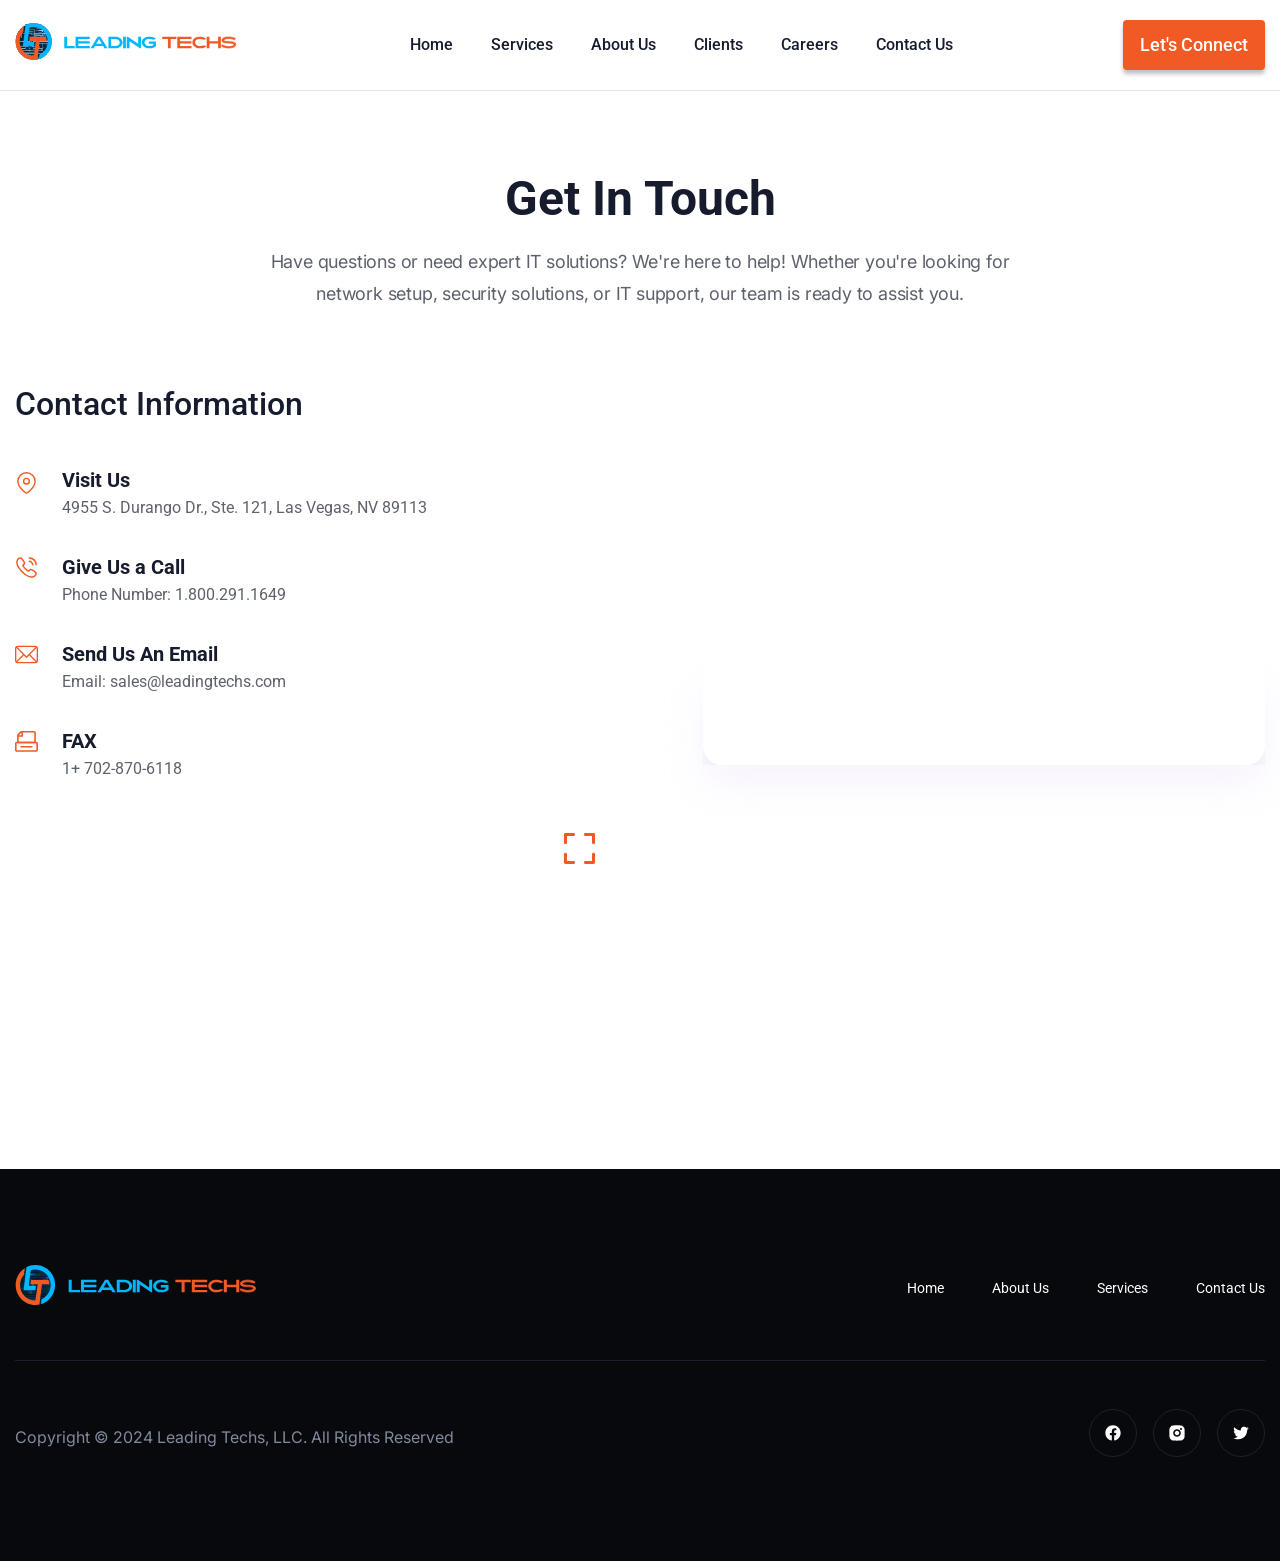
<file: contact-us.html>
<!DOCTYPE html>
<html lang="en">
<head>
    <meta charset="UTF-8">
    <meta name="viewport" content="width=device-width, initial-scale=1.0">
    <meta name="description" content="Get in touch with Leading Tech Solutions. Contact us for IT consulting, project inquiries, and technology solutions to drive your business forward." />
    <title>LeadingTechs - Contact Us</title>
    <link rel="icon" sizes="32x32" href="/images/favicon.png" />
    <!-- CSS Files -->
    <link rel="stylesheet" href="/css/style.css">
    <link rel="stylesheet" href="/css/header.css">

    <!-- Google Fonts (Optimized) -->
    <link rel="preconnect" href="https://fonts.gstatic.com" crossorigin>
    <link rel="preload" href="https://fonts.googleapis.com/css2?family=Inter:wght@100..900&family=Roboto:wght@100..900&display=swap" as="style" onload="this.onload=null;this.rel='stylesheet'">
    <noscript>
    <link rel="stylesheet" href="https://fonts.googleapis.com/css2?family=Inter:wght@100..900&family=Roboto:wght@100..900&display=swap">
    </noscript>
    
    <style>
        .contact-section{background-color:#fff;padding-top:0;padding-bottom:120px}.contact-section .lets-connect{width:45%}.contact-section .lets-form{width:100%}.contact-section h2{font-size:32px;font-weight:500;margin-top:0;margin-bottom:40px}.contact-section .image-text-image{width:48%;max-width:608px}.contact-section .contact-info .d-flex{justify-content:flex-start;gap:24px;margin-bottom:32px;align-items:flex-start}.contact-section .contact-info img{border-radius:0;position:relative;top:4px}.contact-section h5{color:#161c2d;font-size:20px;margin:0;font-family:Roboto,serif}.contact-section p{margin:0}.contact-section a{color:#161C2DB2}.map{height:236px;overflow:hidden;display:flex;align-items:center;justify-content:center;border-radius:12px;position:relative}.map .abs{position:absolute;right:10px;top:10px}.contact-section iframe{background:#fff}.contact-section .contact-info .d-flex{flex-wrap:unset}.contact-section .contact-info .d-flex .icon img{min-width:23px;max-width:23px}@media (max-width:991px){.contact-section .image-text-image{order:0}}@media (max-width:767px){.contact-section .image-text-image{width:100%}.contact-section .lets-connect{width:100%;order:-1}}
        .main-header{position:absolute;z-index:9999;width:100%;padding-top:20px;background:0 0}.main-header .container{display:flex;align-items:center;justify-content:space-between}.main-header .logo{width:224px;display:flex;align-items:center;z-index:1}.main-header nav.main-nav{display:flex;align-items:center}.main-header nav.main-nav ul{display:flex;gap:38px;list-style:none}.main-header nav.main-nav li a{color:#fff;font-size:16px;font-weight:500;text-decoration:none;transition:.3s ease-in-out}.main-header nav.main-nav li a:hover{color:#00b7ff}.hamburger{display:none;cursor:pointer;flex-direction:column;gap:5px}.hamburger div{width:30px;height:3px;background-color:#fff;transition:.3s}@media (max-width:991px){.hamburger{display:flex;z-index:1}.main-header nav.main-nav{position:fixed;top:0;left:0;width:100%;height:100vh;background:rgba(0,0,0,.98);flex-direction:column;align-items:center;justify-content:center;transform:translateY(-100%);transition:transform .3s}.main-header nav.main-nav ul{flex-direction:column;gap:20px}.main-header nav.main-nav.active{transform:translateY(0)}.hamburger.active div:first-child{transform:rotate(45deg) translate(5px,5px)}.hamburger.active div:nth-child(2){opacity:0}.hamburger.active div:nth-child(3){transform:rotate(-45deg) translate(5px,-5px)}header .button-block{display:none}.main-header.alt nav.main-nav{background:#fff}}.main-header.alt{padding-bottom:20px;border-bottom:1px solid #161C2D1A}.main-header.alt nav.main-nav li a{color:#161c2d}.main-header.alt .hamburger div{background-color:#161c2d}
    </style>
</head>
<body>
    <header class="main-header alt">
        <div class="container header-menus d-flex">
            <div class="logo">
                <a href="/"><img src="/images/LTlolo.svg" alt="Logo"></a>
            </div>
            
            <!-- Hamburger Menu -->
            <div class="hamburger">
                <div></div>
                <div></div>
                <div></div>
            </div>
    
            <nav class="main-nav d-flex">
                <ul class="d-flex">
                    <li><a href="/" aria-label="home page">Home</a></li>
                    <li><a href="/services.html" aria-label="serivces page">Services</a></li>
                    <li><a href="/about-us.html" aria-label="about-us page">About Us</a></li>
                    <li><a href="/clients.html" aria-label="clients page">Clients</a></li>
                    <li><a href="/careers.html" aria-label="careers page">Careers</a></li>
                    <li><a href="/contact-us.html" aria-label="contact-us page">Contact Us</a></li>
                </ul>
            </nav>
            
            <div class="button-block">
                <a class="btn" href="/contact-us.html">Let's Connect</a>
            </div>
        </div>
    </header>
    <script>
        document.querySelector('.hamburger').addEventListener('click', function() {
            this.classList.toggle('active');
            document.querySelector('.main-nav').classList.toggle('active');
        });
        </script>
    <section class="sub-banner alt">
        <div class="container">
            <div class="sub-banner-container">
                <div class="banner-content">
                    <h1>Get In Touch</h1>
                    <p>Have questions or need expert IT solutions? We're here to help! Whether you're looking for network setup, security solutions, or IT support, our team is ready to assist you.</p>
                </div>
            </div>
        </div>
    </section>

    <section class="contact-section p-sec">
        <div class="container">
            <div class="image-text-container">
                <div class="image-text-image">
                    <h2>Contact Information</h2>
                    <div class="contact-info">
                        <div class="d-flex">
                            <div class="icon">
                                <img src="/images/adresss.svg" alt="address">
                            </div>
                            <div class="content">
                                <h5>Visit Us</h5>
                                <a href="https://maps.app.goo.gl/RTyQ8Wx6tNKeZ7qL9" target="_blank">4955 S. Durango Dr., Ste. 121, Las Vegas, NV 89113</a>
                            </div>
                        </div>
                        <div class="d-flex">
                            <div class="icon">
                                <img src="/images/calll.svg" alt="Give Us a Call">
                            </div>
                            <div class="content">
                                <h5>Give Us a Call</h5>
                                <p><a href="tel:18002911649">Phone Number: 1.800.291.1649</a></p>
                            </div>
                        </div>
                        <div class="d-flex">
                            <div class="icon">
                                <img src="/images/emaill.svg" alt="Send Us An Email">
                            </div>
                            <div class="content">
                                <h5>Send Us An Email</h5>
                                <p><a href="mailto:sales@leadingtechs.com">Email: sales@leadingtechs.com</a></p>
                            </div>
                        </div>
                        <div class="d-flex">
                            <div class="icon">
                                <img src="/images/faxx.svg" alt="address">
                            </div>
                            <div class="content">
                                <h5>FAX</h5>
                                <p><a href="fax:+17028706118">1+ 702-870-6118</a></p>
                            </div>
                        </div>
                    </div>
                    <div class="map">
                        <a class="abs" href="https://maps.app.goo.gl/RTyQ8Wx6tNKeZ7qL9" target="_blank"><img src="/images/zoomout.svg" alt="zoom"></a>
                        <iframe src="https://www.google.com/maps/embed?pb=!1m18!1m12!1m3!1d3223.7616938824335!2d-115.28253652419349!3d36.09929677245524!2m3!1f0!2f0!3f0!3m2!1i1024!2i768!4f13.1!3m3!1m2!1s0x80c8c75e27b14659%3A0x85d8003696d46b96!2s4955%20S%20Durango%20Dr%20Ste.%20%23121%2C%20Las%20Vegas%2C%20NV%2089113%2C%20USA!5e0!3m2!1sen!2sin!4v1739527936190!5m2!1sen!2sin" width="800" height="600" style="border:0;" allowfullscreen="" loading="lazy" referrerpolicy="no-referrer-when-downgrade"></iframe>
                    </div>
                </div>
                <div class="lets-connect">
                    <div class="lets-container">
                        <div class="lets-form">
                            <h3>Send Us A Message</h3>
                            <script src="https://js-na2.hsforms.net/forms/embed/241984039.js" defer></script>
                            <div class="hs-form-frame" data-region="na2" data-form-id="501022cb-259d-4c33-9396-52bf2ca8b881" data-portal-id="241984039"></div>
                        </div>    
                    </div>
                </div>
            </div>
        </div>
    </section>

    <footer>
        <div class="container">
            <div class="d-flex">
                <div class="footer-logo">
                    <a href="/"><img src="/images/LTlolo.svg" alt="Logo"></a>
                </div>
                <nav class="main-nav d-flex">
                    <ul class="d-flex">
                        <li><a href="/">Home</a></li>
                        <li><a href="/about-us.html">About Us</a></li>
                        <li><a href="/services.html">Services</a></li>
                        <li><a href="/contact-us.html">Contact Us</a></li>
                    </ul>
                </nav>
            </div>
            <hr>
            <div class="footer-bottom">
                <div class="d-flex">
                    <div class="content">
                        <p>Copyright © 2024 Leading Techs, LLC. All Rights Reserved</p>
                    </div>
                    <div class="social">
                        <ul class="d-flex">
                            <li><a href="#"><img src="/images/facebook.svg" alt="facebook"></a></li>
                            <li><a href="#"><img src="/images/instagram.svg" alt="instagram"></a></li>
                            <li><a href="#"><img src="/images/twitter.svg" alt="twitter"></a></li>
                        </ul>
                    </div>
                </div>
            </div>
        </div>
    </footer>
</body>
</html>
</file>
<file: css/style.css>
body,h3{line-height:1.5}h1,h3{font-weight:700;text-align:left}.m-0,body,ul{margin:0}a,ul li{display:inline-block}*,.service-slider{box-sizing:border-box}.next,.prev,a{cursor:pointer}.btn,.next,.prev,.sub-banner *{color:#fff}.connect-block a,.sub-heading,body{font-family:Inter,serif}html{scroll-behavior:smooth}body{font-size:16px;color:#161c2d}a,h1,h2,h3{font-family:Roboto,serif}a{text-decoration:none}img{max-width:100%}h1{font-size:56px;line-height:1.2;margin-top:10px;margin-bottom:10px}h2{font-size:48px;font-weight:700;line-height:1.23;margin:10px 0}h3{font-size:20px}.sub-banner.alt p,p{color:#161C2DB2}.sub-heading{font-size:14px;font-weight:600;line-height:20px;letter-spacing:.5px;text-transform:uppercase;margin:0 0 8px}.btn,footer nav a,ul li{font-family:Roboto,serif}.container{max-width:1310px;width:100%;padding:0 15px;margin:0 auto}.btn{position:relative;padding:12px 16px;text-align:center;font-size:18px;font-weight:500;line-height:24px;transition:.3s ease-in-out;border-radius:4px;z-index:1;background:#f15a24;box-shadow:0 4px 4px 0 #00000040;border:.8px solid;border-image-source:linear-gradient(135deg,rgba(255,255,255,0.48) 0%,rgba(255,255,255,0.0001) 47.8%,rgba(255,255,255,0.0001) 52.71%,rgba(255,255,255,0.24) 98.66%)}.btn:hover{background-color:#00b7ff;color:#000}.d-flex{display:flex;flex-wrap:wrap;justify-content:space-between;align-items:center}.bg-img{background-size:cover!important;background-position:top!important;background-repeat:no-repeat!important}ul{list-style:none;padding:0}.slider-container{position:relative;width:100%;max-width:800px;margin:auto;overflow:hidden;display:flex;align-items:center}.slider-wrapper{display:flex;transition:transform .5s ease-in-out;width:200%}.service-slider{min-width:100%;text-align:center;padding:20px}.next,.prev{position:absolute;top:50%;transform:translateY(-50%);background-color:rgba(0,0,0,.5);border:none;padding:10px}.prev{left:0}.next{right:0}.next:hover,.prev:hover{background-color:rgba(0,0,0,.8)}footer{background:#07090d;padding-top:96px;padding-bottom:96px}footer nav a{font-size:14px;line-height:1.6;color:#fff}footer nav a:hover{color:#00b7ff}footer nav ul{gap:48px}.footer-bottom p{color:#818a9c}.social ul{gap:16px}footer hr{border:0;border-top:1px solid #1b212c;margin-top:48px;margin-bottom:48px}.image-text-section{background-color:#f7f9fa;overflow:hidden}.image-text-container{display:flex;align-items:center;justify-content:space-between;gap:40px}.image-text-image{position:relative;width:53%}.image-text-image img{width:100%;height:auto;border-radius:12px}.image-text-content{max-width:536px;width:47%}.image-text-content .sub-heading{color:#ff5722}.image-text-content ul{padding-top:8px;margin-bottom:37px}.image-text-content li{position:relative;padding-left:29px;font-size:16px;color:#161c2d;margin-bottom:8px;width:100%}.image-text-content li:before{content:url("data:image/svg+xml,%3Csvg xmlns='http://www.w3.org/2000/svg' width='18' height='18' viewBox='0 0 18 18' fill='none'%3E%3Cpath d='M17.7188 8.75C17.7188 13.5664 13.7812 17.4688 9 17.4688C4.18359 17.4688 0.28125 13.5664 0.28125 8.75C0.28125 3.96875 4.18359 0.03125 9 0.03125C13.7812 0.03125 17.7188 3.96875 17.7188 8.75ZM7.98047 13.3906L14.4492 6.92188C14.6602 6.71094 14.6602 6.32422 14.4492 6.11328L13.6406 5.33984C13.4297 5.09375 13.0781 5.09375 12.8672 5.33984L7.59375 10.6133L5.09766 8.15234C4.88672 7.90625 4.53516 7.90625 4.32422 8.15234L3.51562 8.92578C3.30469 9.13672 3.30469 9.52344 3.51562 9.73438L7.17188 13.3906C7.38281 13.6016 7.76953 13.6016 7.98047 13.3906Z' fill='%23F15A24'/%3E%3C/svg%3E");position:absolute;left:0;top:3px}.image-text-section.alt{background-color:#fff}.sub-banner{background-color:#07090d!important;min-height:448px;padding-top:174px;padding-bottom:94px;gap:56px}.sub-banner.alt{background-color:transparent!important;padding-top:160px;padding-bottom:75px;min-height:auto}.sub-banner h1{font-size:48px}.sub-banner p{font-size:18px;line-height:1.8;letter-spacing:-.2px;margin-bottom:0}.sub-banner.alt h1{color:#161c2d}.p-sec{padding-top:120px;padding-bottom:120px}.lets-connect{background-color:#f7f9fa}.lets-container{gap:40px}.lets-container .lets-content{width:48%;max-width:608px}.lets-container .lets-form{width:45%}.connect-block{max-width:570px;gap:4%;margin-top:45px}.connect-block .block{width:48%;max-width:236px}.connect-block a{color:#161C2DB2}.lets-connect p{font-size:20px}.lets-form h3{padding:0 40px;margin-bottom:-16px;margin-top:10px;font-size:28px;font-weight:500;position:relative}.lets-connect input{border:1px solid #161C2D33;padding:18px;border-radius:8px;width:100%;font-size:17px}.lets-connect .form-field{padding-bottom:24px}.lets-connect .lets-container .lets-form{background:#fff;box-shadow:0 20px 40px 0 #dfd1FA40;padding:30px 0;border-radius:20px}.sub-banner-container{max-width:786px;margin:auto;text-align:center}.sub-banner-container h1{text-align:center;max-width:initial}@media (max-width:1199px){.image-text-content li{width:100%}.image-text-content ul{padding-top:0;margin-bottom:17px}.p-sec{padding-top:90px;padding-bottom:90px}h2{font-size:38px}}@media (max-width:991px){.p-sec{padding-top:60px;padding-bottom:60px}.image-text-container{gap:20px;flex-wrap:wrap}.image-text-image{width:100%;max-width:600px;margin:50px auto 0;order:1}.image-text-content{max-width:100%;width:100%}.lets-connect form{padding:42px 20px 30px;border-radius:20px}.connect-block a{font-size:13px}h1{font-size:46px;max-width:500px}h2{font-size:29px}}@media (max-width:767px){footer nav ul{gap:18px;margin-top:30px}footer .main-nav ul li{display:block;width:100%}.lets-container .lets-content,.lets-container .lets-form,footer nav.main-nav{width:100%}h1{font-size:35px}h2{font-size:27px}.sub-banner{padding-top:120px;padding-bottom:54px}.banner-content,.sub-banner-container .banner-content h1{text-align:left}footer nav.main-nav ul{display:block;margin-top:20px}footer nav.main-nav ul li{display:list-item;margin-top:10px}.footer-bottom .content,.footer-bottom .social{margin:auto}.footer-bottom p{font-size:12px;text-align:center;margin-top:0}footer hr{margin-top:38px!important;margin-bottom:30px!important}footer{background:#07090d;padding-top:66px!important;padding-bottom:40px!important}}
.lets-connect .lets-container .lets-form:after {
    content: '';
    position: absolute;
    width: 100%;
    height: 117px;
    background: white;
    bottom: 0;
    border-radius: 0 0 20px 20px;
}
.lets-connect .lets-container .lets-form {
    position: relative;
}
.contact-section .lets-form {
    width: 100% !important;
}
</file>
<file: css/home.css>
.our-services button,.service-content button{appearance:none;background:0 0;cursor:pointer}.services{overflow:hidden}.services h2{max-width:400px}.service-content{width:100%;max-width:400px;background-color:#f15a24;padding:110px 20px 110px 0;color:#fff;position:relative;z-index:2}.service-content:before{content:'';position:absolute;width:400%;height:100%;top:0;right:0;background:#f15a24;z-index:-1}.service-content p{width:357px;font-family:Inter,serif;font-size:16px;font-weight:400;line-height:24px;text-align:left;color:#fff}.experience-badge,.slider-block a,.why-choose-section .center{text-align:center}.customOwlNav{margin-top:40px}.service-content button{border:0;padding:0;margin-right:20px}.service-content button+button,.why-choose-section p{margin:0}.slider-block{width:100%;max-width:calc(100% - 440px);position:relative;z-index:1}.slider-block h3{font-size:32px;line-height:1.4;color:#161c2d;margin-bottom:16px}.slider-block p{color:#161C2DB2}.slider-block .owl-carousel .owl-stage-outer{overflow:visible}.slider-block .owl-carousel .owl-stage{display:flex}.slider-block .owl-carousel .owl-stage .owl-item{flex:1;position:relative;padding-bottom:30px}.slider-block a{display:flex;align-items:center;color:#00b7ff;position:absolute;bottom:0;left:0}.slider-block svg{margin-left:12px}.why-choose-container{display:flex;align-items:center;justify-content:space-between;gap:40px;margin-top:70px}.why-choose-image img{width:100%;height:auto;border-radius:12px}.experience-badge{position:absolute;top:-48px;left:-48px;background:#fff;font-size:18px;font-weight:700;border-radius:4px;box-shadow:0 10px 60px 0 #00000014;padding:32px 36px;font-family:Roboto,serif}.experience-badge span{font-size:48px;line-height:.57;color:#f15a24}.why-choose-section{background-color:#121212;background-size:cover}.why-choose-section *{color:#fff}.our-services .sub-heading,.why-choose-section .sub-heading{color:#f15a24}.why-choose-section .center p{max-width:578px;margin:0 auto}.why-choose-section h3{margin-top:0;margin-bottom:12px}.why-choose-section .feature{padding:36px 0;border-bottom:1px solid #fffFFF1A;display:flex;gap:23px;max-width:542px}.why-choose-section .feature:first-child{padding-top:0}.why-choose-section .feature:last-child{border:0;padding-bottom:0}.why-choose-section .img-wrapper{min-width:56px}.why-choose-section .img-wrapper img{padding-top:6px}.our-services h2{margin:0;max-width:642px}.our-services button{border:0}.our-services .item{position:relative;height:375px;background-size:cover;background-position:center;overflow:hidden;padding:30px;color:#fff;transition:background .5s ease-in-out;border-radius:12px}.our-services .item::before{content:"";position:absolute;inset:0;background:linear-gradient(180deg,rgba(0,0,0,.05) 21.02%,rgba(0,0,0,.5) 61.52%,rgba(0,0,0,.8) 100%);transition:opacity .5s ease-in-out}.our-services .item a,.our-services .item h3,.our-services .item p{position:relative;z-index:2;transition:transform .5s ease-in-out,opacity .5s ease-in-out}.our-services .item h3{margin:0;transform:translateY(280px);font-size:28px;line-height:1.4}.our-services .item a,.our-services .item p{opacity:0;transform:translateY(280px)}.our-services .item:hover{background:#f15a24;background-image:none!important;padding-top:30px}.our-services .item:hover::before{opacity:0}.our-services .item:hover h3{transform:translateY(0)}.our-services .item:hover a,.our-services .item:hover p{opacity:1;transform:translateY(0)}.our-services .item a{display:inline-block;color:#fff;text-decoration:none;background:unset;padding:0;border-radius:0;margin-top:0;font-weight:500}.our-services .item p{font-size:18px;line-height:1.7;color:#fff;letter-spacing:-.4px;margin-bottom:24px}.our-services .title-content{align-items:flex-end;margin-bottom:60px}.our-services .customOwlNav{margin-top:0}.our-services .item svg path{fill:#fff;stroke:#fff}.our-services .item svg{margin-left:8px}.our-services button.btn{background:#f15a24;border:.8px solid rgba(255,255,255,.48)}.our-services .btn-wrapper{margin-top:64px;text-align:center;min-width:100%}.our-services .owl-carousel .owl-item img,.services .owl-carousel .owl-item img{border-radius:12px}@media (max-width:1400px){.experience-badge{top:-38px;left:-14px;padding:22px 20px}}@media (max-width:1199px){.our-services .item{padding:30px 15px}.our-services h2{max-width:480px}}@media (max-width:991px){.service-content,.slider-block{max-width:100%;padding-bottom:40px}.service-content{display:flex;align-items:flex-end;justify-content:space-between}.service-content:before{right:-40px}.s-content p{margin-bottom:0}.slider-block{padding-top:40px}.experience-badge span{font-size:30px}.experience-badge{left:auto;right:-14px;padding:11px 10px;font-size:13px}.why-choose-container{flex-wrap:wrap}.slider-block h3{font-size:24px}.why-choose-image{order:-1;width:100%;max-width:600px;margin:auto}.why-choose-section .features{width:100%}.why-choose-section .features .feature{max-width:initial}.our-services h2{max-width:380px}}@media (max-width:767px){.why-choose-section .img-wrapper{min-width:28px}.why-choose-section .feature{gap:12px}.why-choose-section p{font-size:15px}.our-services .title-content{margin-bottom:20px;position:relative}.our-services .customOwlNav,.services .customOwlNav{position:absolute;bottom:-200px;width:100%;display:flex;justify-content:space-between;padding:0 12px}.our-services .owl-carousel .owl-item img,.services .owl-carousel .owl-item img{display:block;width:100%;height:260px;object-fit:cover}.our-services .title{position:relative}.our-services .btn-wrapper{margin-top:72px}.our-services .customOwlNav{z-index:2;bottom:-460px;max-width:140px;margin:auto;left:0;right:0}.our-services .item h3{font-size:24px;line-height:1.4}}
@media (max-width: 1199px) {
    .slider-block h3 {
        font-size: 24px;
    }
}
@media (max-width: 991px) {
    .service-content {
        padding: 70px 20px 5px 0;
    }
}
@media (max-width: 767px) {
    .banner-content {
        padding-top: 144px !important;
    }
    .service-content p {
        width: auto;
    }
    .service-content {
        padding: 50px 0px 45px 0;
    }
}
</file>
<file: css/header.css>
/* Main Header Styles */
.main-header {
    position: absolute;
    z-index: 9999;
    width: 100%;
    padding-top: 20px;
    background: transparent;
}
.main-header .container {
    display: flex;
    align-items: center;
    justify-content: space-between;
}
.main-header .logo {
    width: 224px;
    display: flex;
    align-items: center;
    z-index: 1;
}
.main-header nav.main-nav {
    display: flex;
    align-items: center;
}
.main-header nav.main-nav ul {
    display: flex;
    gap: 38px;
    list-style: none;
}
.main-header nav.main-nav li a {
    color: #fff;
    font-size: 16px;
    font-weight: 500;
    text-decoration: none;
    transition: all .3s ease-in-out;
}
.main-header nav.main-nav li a:hover {
    color: #00B7FF;
}
/* Hamburger Menu Styles */
.hamburger {
    display: none;
    cursor: pointer;
    flex-direction: column;
    gap: 5px;
}
.hamburger div {
    width: 30px;
    height: 3px;
    background-color: white;
    transition: all 0.3s ease;
}

/* Responsive Menu */
@media (max-width: 991px) {
    .hamburger {
        display: flex;
        z-index: 1;
    }
    .main-header nav.main-nav {
        position: fixed;
        top: 0;
        left: 0;
        width: 100%;
        height: 100vh;
        background: rgba(0, 0, 0, 0.98);
        flex-direction: column;
        align-items: center;
        justify-content: center;
        transform: translateY(-100%);
        transition: transform 0.3s ease;
    }
    .main-header nav.main-nav ul {
        flex-direction: column;
        gap: 20px;
    }
    .main-header nav.main-nav.active {
        transform: translateY(0);
    }
    /* Hamburger Animation */
    .hamburger.active div:nth-child(1) {
        transform: rotate(45deg) translate(5px, 5px);
    }
    .hamburger.active div:nth-child(2) {
        opacity: 0;
    }
    .hamburger.active div:nth-child(3) {
        transform: rotate(-45deg) translate(5px, -5px);
    }
    header .button-block {
        display: none;
    }
    .main-header.alt nav.main-nav {
        background: #fff;
    }
}
.d-flex {
    align-items: center;
} 
.slider-container {
    position: relative;
    width: 100%;
    max-width: 800px;
    margin: auto;
    overflow: hidden;
    display: flex;
    align-items: center;
}
.slider-wrapper {
    display: flex;
    transition: transform 0.5s ease-in-out;
    width: 200%; /* Adjust based on the number of slides */
}
.service-slider {
    min-width: 100%;
    box-sizing: border-box;
    text-align: center;
    padding: 20px;
}

.prev, .next {
    position: absolute;
    top: 50%;
    transform: translateY(-50%);
    background-color: rgba(0, 0, 0, 0.5);
    color: white;
    border: none;
    padding: 10px;
    cursor: pointer;
}

.prev { left: 0; }
.next { right: 0; }

.prev:hover, .next:hover {
    background-color: rgba(0, 0, 0, 0.8);
}

footer {
    background: #07090D;
    padding-top: 96px;
    padding-bottom: 96px;
}
footer nav a {
    font-size: 14px;
    line-height: 1.6;
    font-family: "Roboto", serif;
    color: #fff;
}
footer nav a:hover {
    color: #00B7FF;
}
footer nav ul {
    gap: 48px;
}
.footer-bottom p {
    color: #818A9C;
}
.social ul {
    gap: 16px;
}
footer hr {
    border: 0;
    border-top: 1px solid #1B212C;
    margin-top: 48px;
    margin-bottom: 48px;
}
.main-header.alt {
    padding-bottom: 20px;
    border-bottom: 1px solid #161C2D1A;
}
.main-header.alt nav.main-nav li a {
    color: #161C2D;
}
.main-header.alt .hamburger div {
    background-color: #161C2D;
}
@media (max-width: 767px) {
    footer {
        padding-top: 66px;
        padding-bottom: 66px;
    }
    footer nav ul {
        gap: 18px;
        margin-top: 30px;
    }
    footer .main-nav ul li {
        display: block;
        width: 100%;
    }
}
</file>
<file: css/careers.css>
.our-culture{background-color:#f7f9fa}.our-culture h2{text-align:center;margin:0}.our-culture .block{box-shadow:0 0 30px 0 #1b44A312;border:1px solid #161C2D0F;background:#fff;border-radius:12px;padding:40px 32px;width:calc(25% - 23px)}.our-culture .block-container{gap:30px;margin-top:90px;margin-bottom:70px;align-items:unset}.our-culture h5{margin-top:14px;margin-bottom:12px;font-size:20px;font-family:Roboto,serif}.our-culture p{margin:0}.orange-block{background-color:#f15a24;border-radius:12px;padding:43px}.orange-block .d-flex{max-width:980px;margin:auto}.orange-block h3{font-size:37px;margin:0;color:#fff}.orange-block .btn{color:#f15a24;background:#fff}.sub-banner.alt h1{max-width:710px;margin:10px auto}.sub-banner-container{max-width:722px}.image-text-section.p-sec.alt{padding-top:0;margin-top:-50px}@media (max-width:1199px){.our-culture .block-container{gap:15px}.our-culture .block{padding:35px 14px;width:calc(25% - 12px)}}@media (max-width:991px){.our-culture .block-container{margin-top:40px;gap:10px}.our-culture p{font-size:14px}.our-culture h5{margin-top:12px;margin-bottom:6px;font-size:15px}.our-culture .block{padding:35px 12px;width:calc(25% - 8px)}.orange-block h3{font-size:27px}}@media (max-width:767px){.our-culture .block{width:calc(50% - 5px);padding:24px 12px}.orange-block{padding:43px 20px}.orange-block h3{font-size:25px;line-height:1.4;margin-bottom:20px}}
.our-culture.join-team h2 {
    background: #d9d9d9;
    margin: auto;
    font-size: 16px;
    letter-spacing: 0.5px;
    text-align: center;
    width: fit-content;
    display: flex;
    padding: 3px 9px;
    border-radius: 3px;
}
.our-culture.join-team h2 + h3 {
    display: flex;
    justify-content: center;
    font-size: 32px;
    margin: 10px 0 0 0;
}
.our-culture.join-team .block {
    width: calc(50% - 23px);
}
.our-culture.join-team .block .svg-icon-wrapper {
    display: flex;
    width: fit-content;
    background: #f1ebff;
    padding: 9px;
    border-radius: 2px;
}
.orange-block.sky {
    background-color: #f1ebff;
}
.orange-block.sky h3 {
    color: #000;
}
.orange-block.sky .btn {
    color: #07090d;
    background: #00b7ff;
}
</file>
